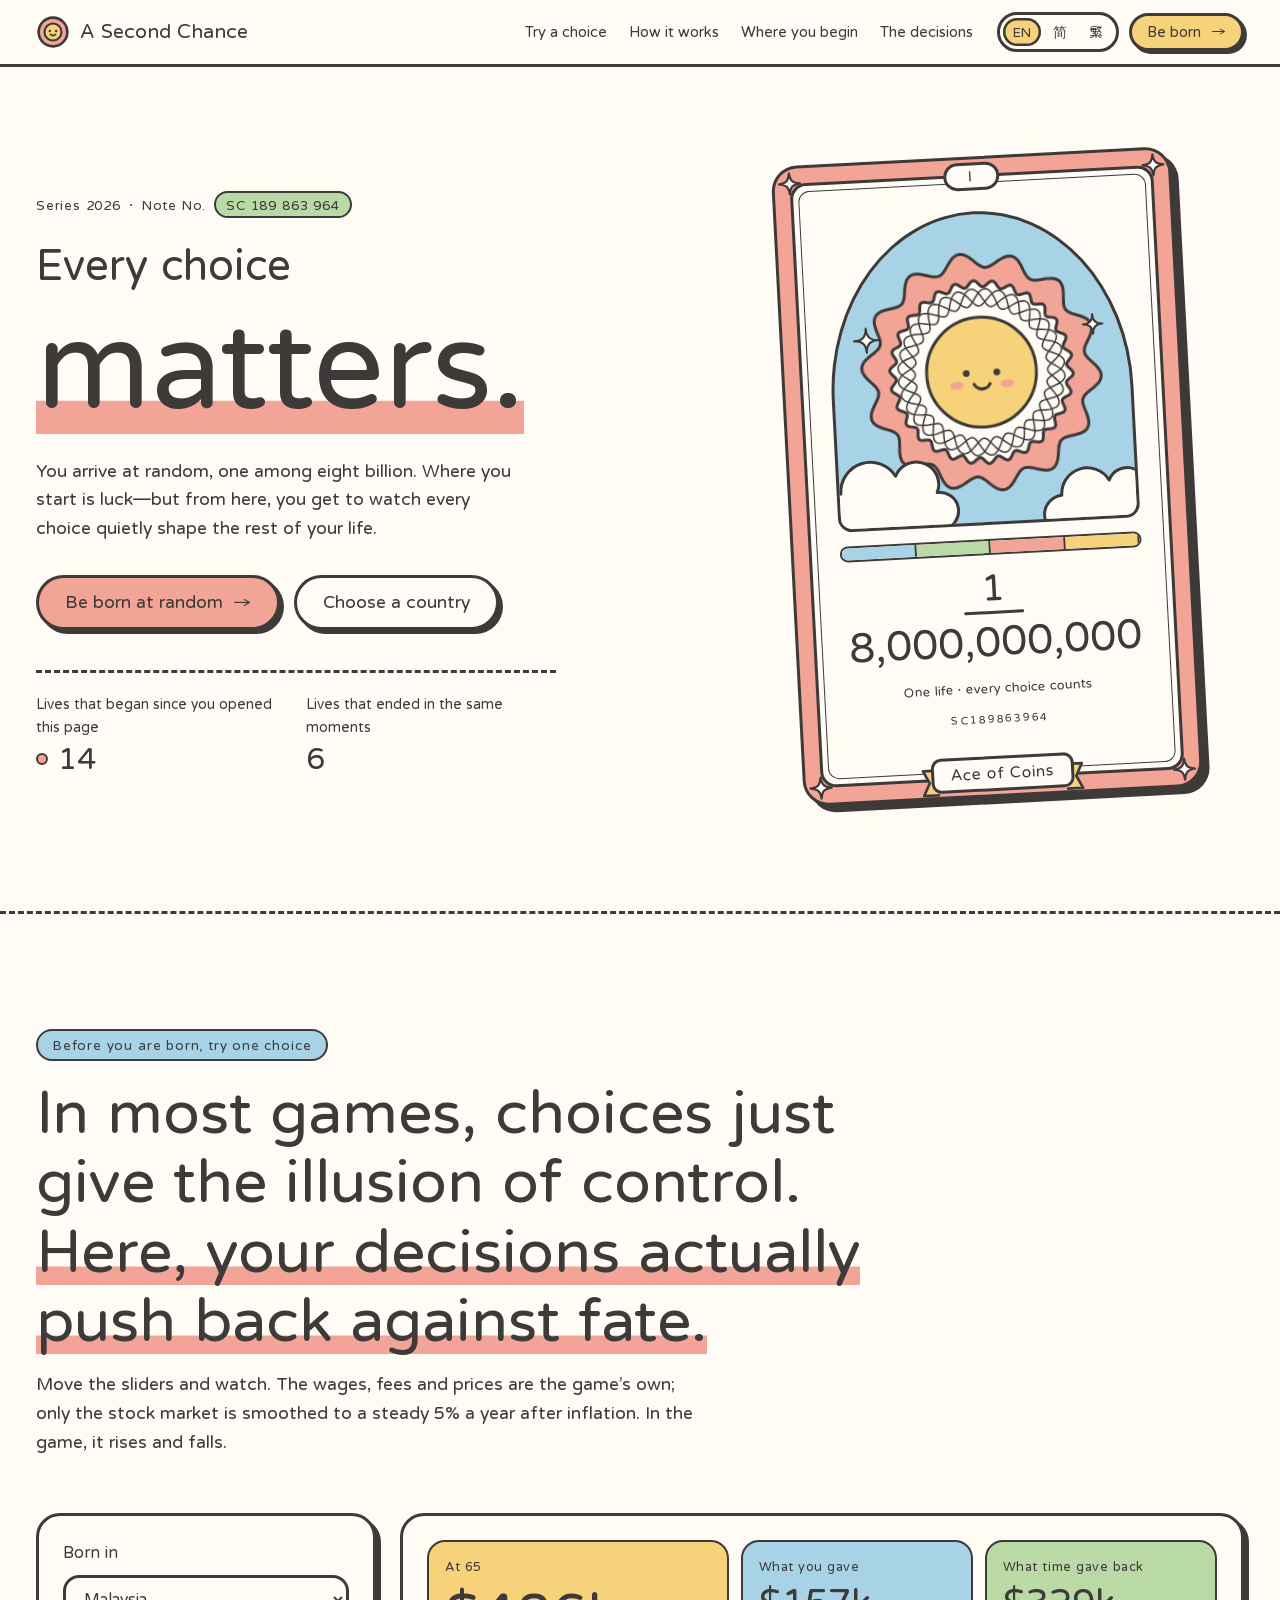
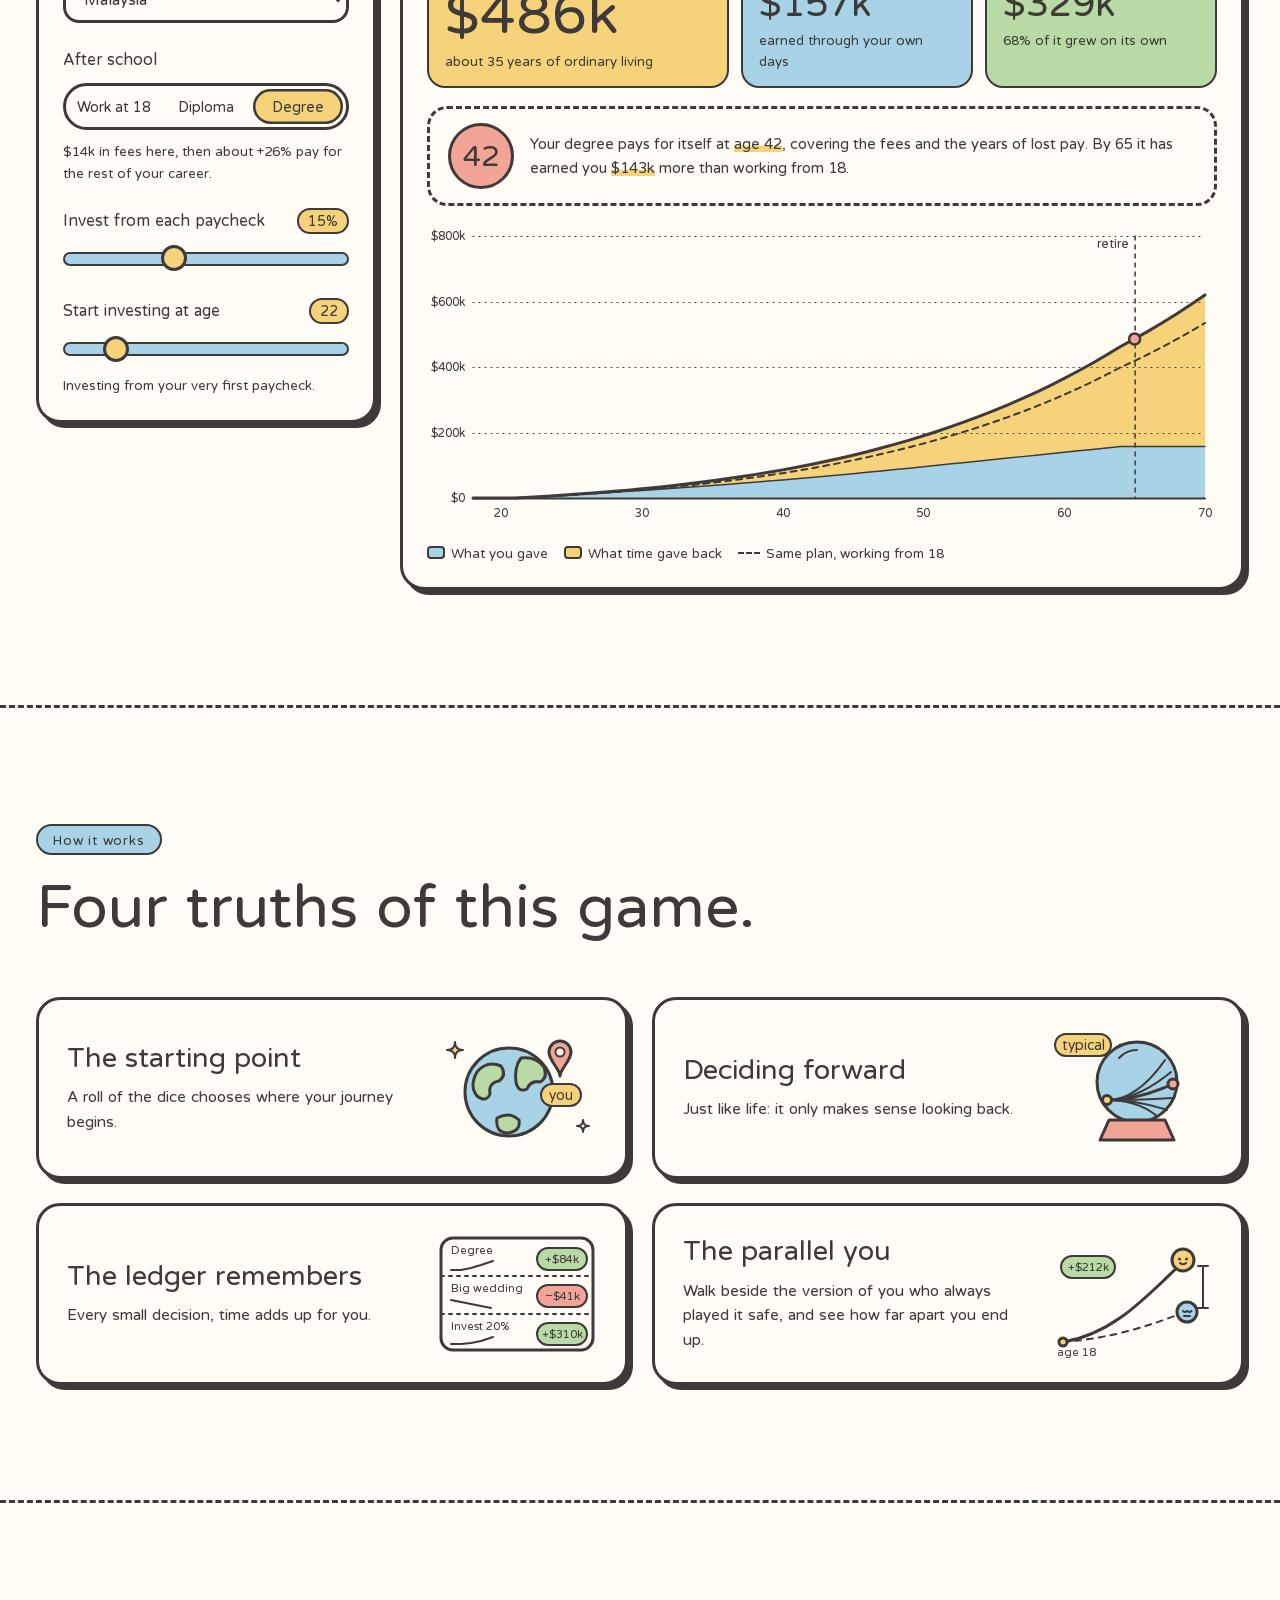
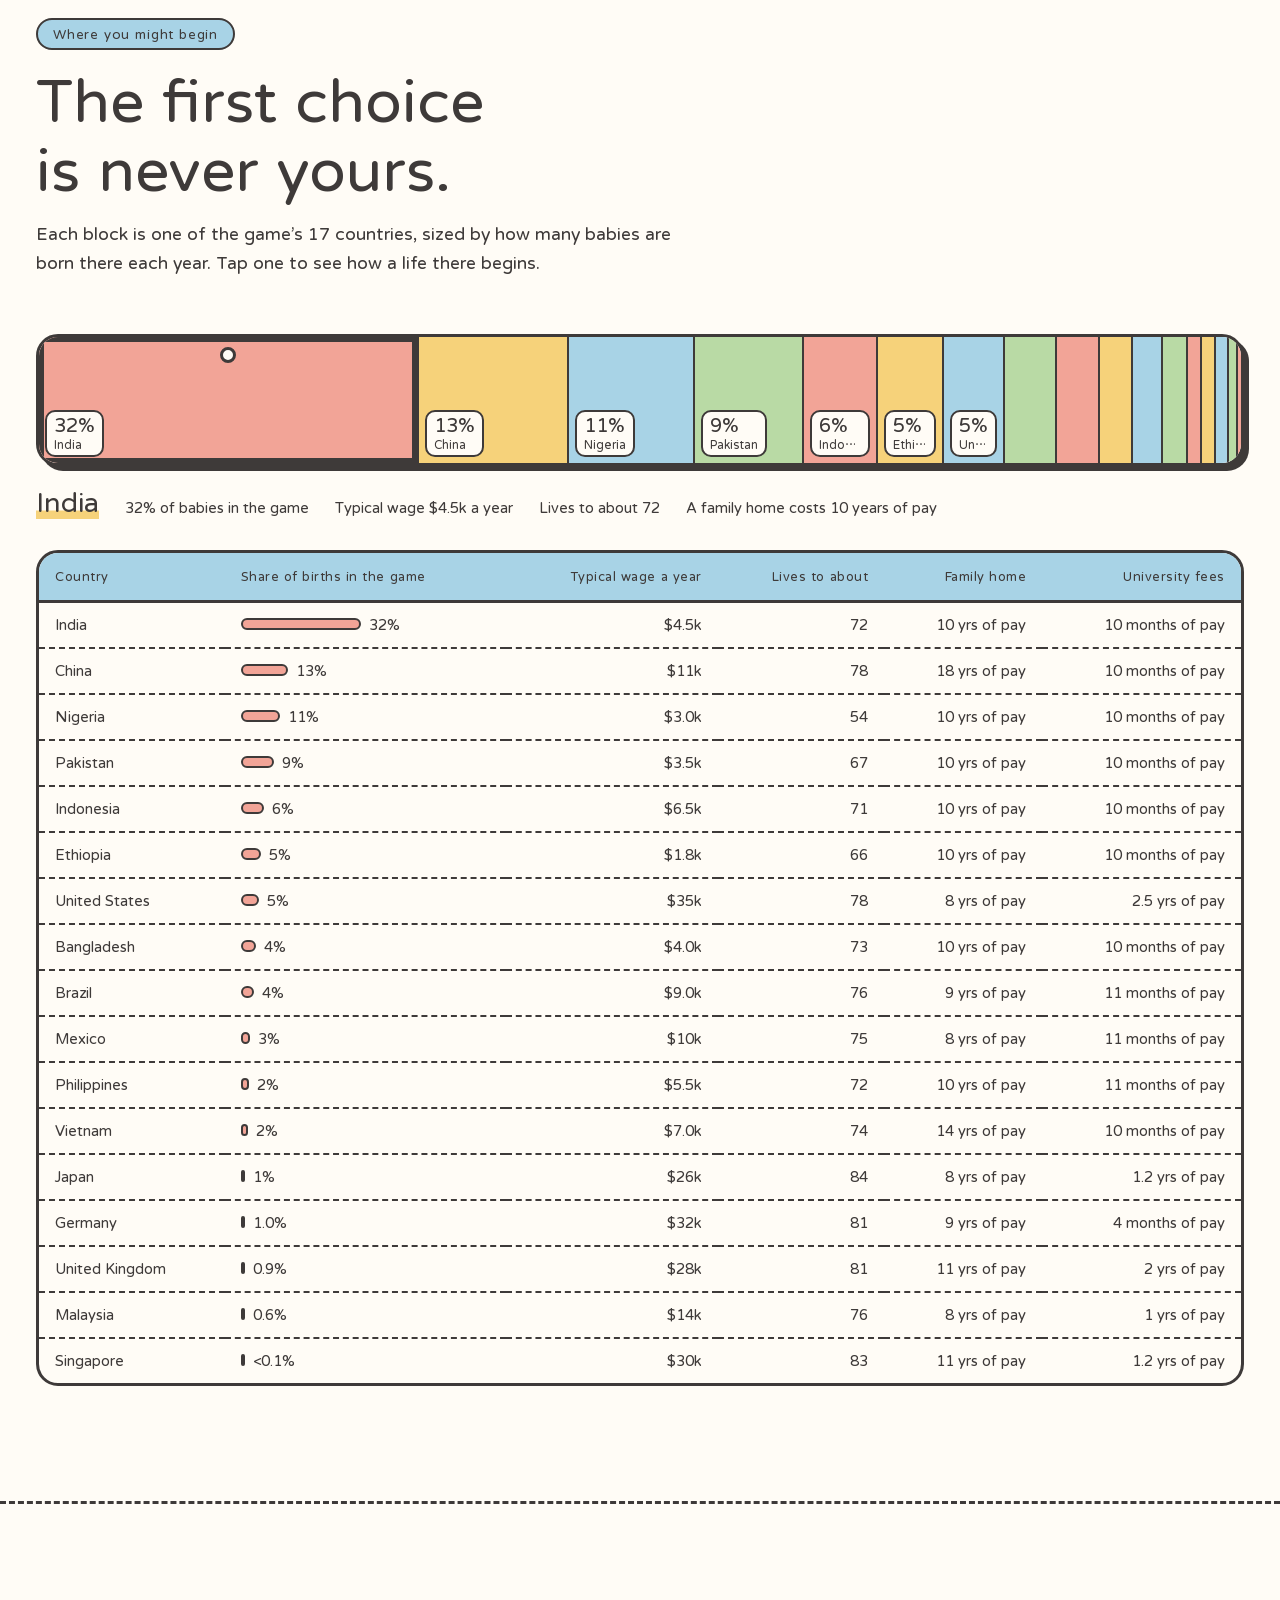
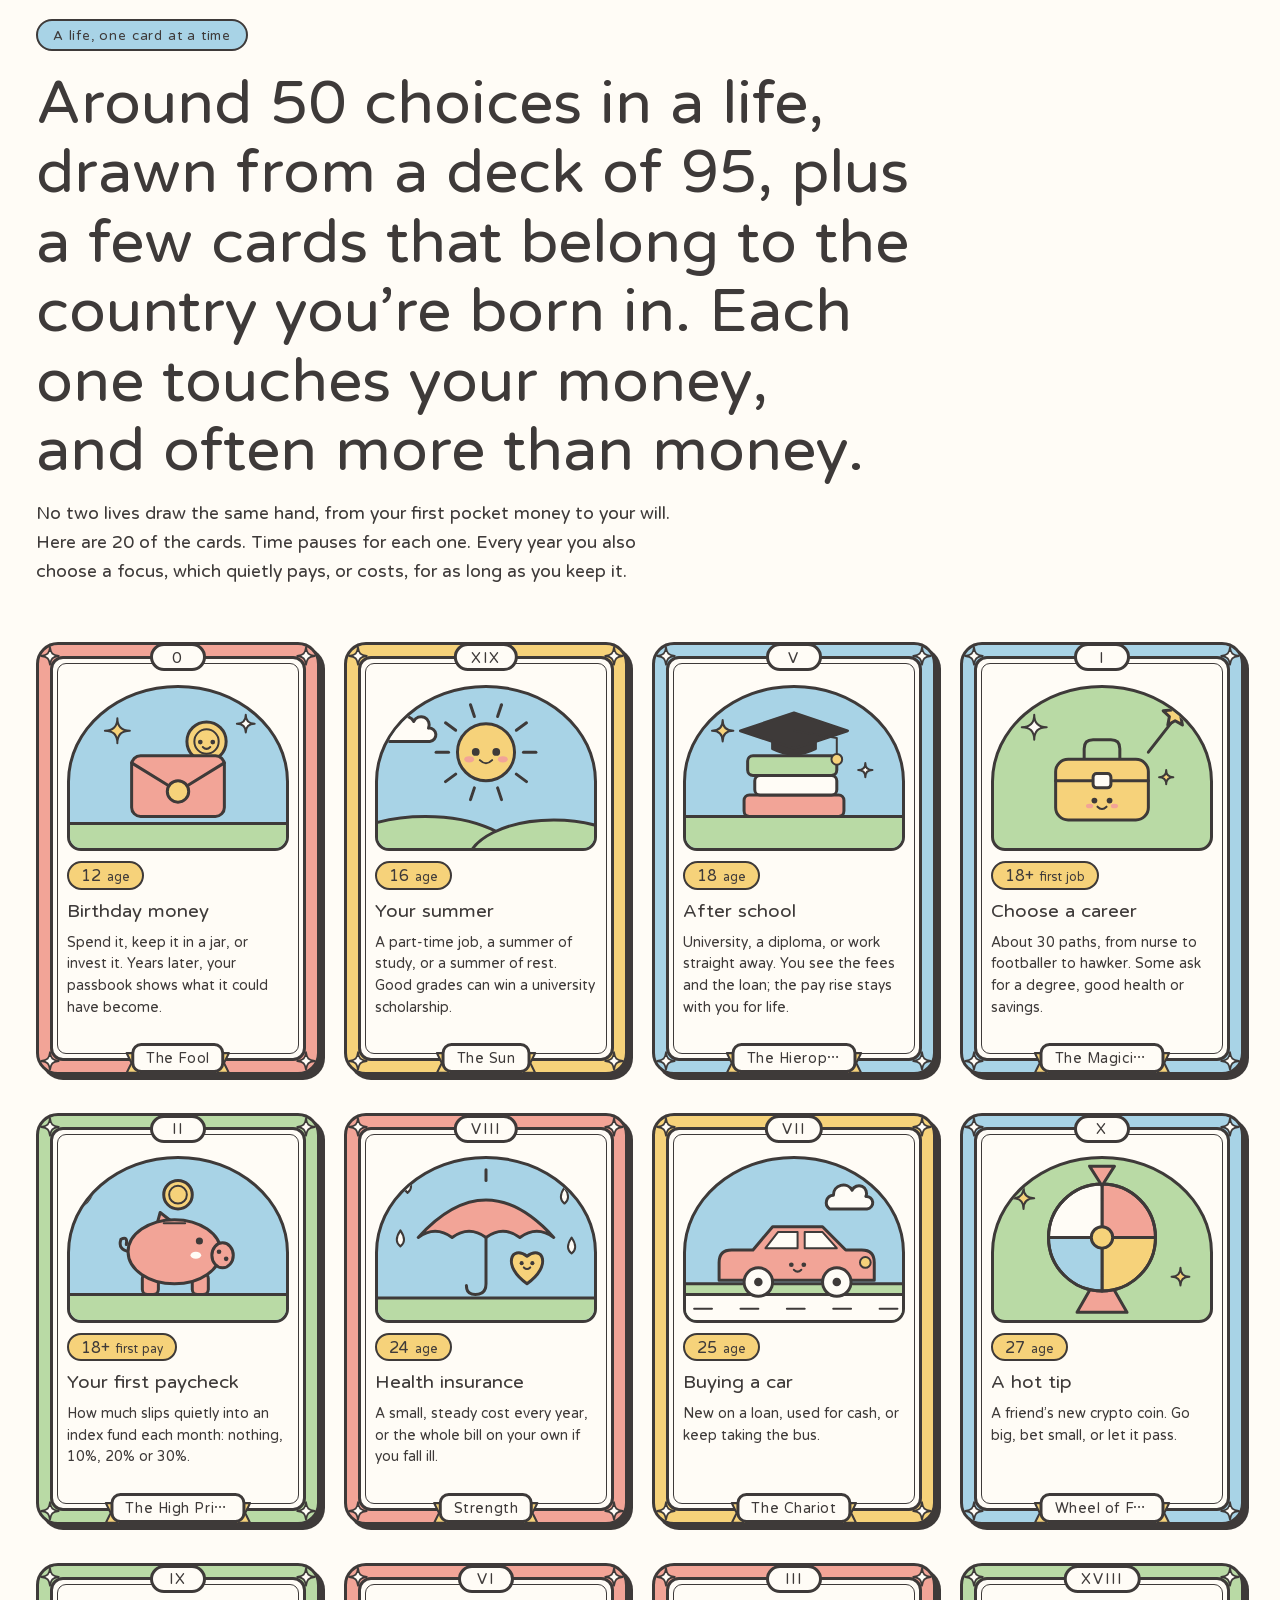
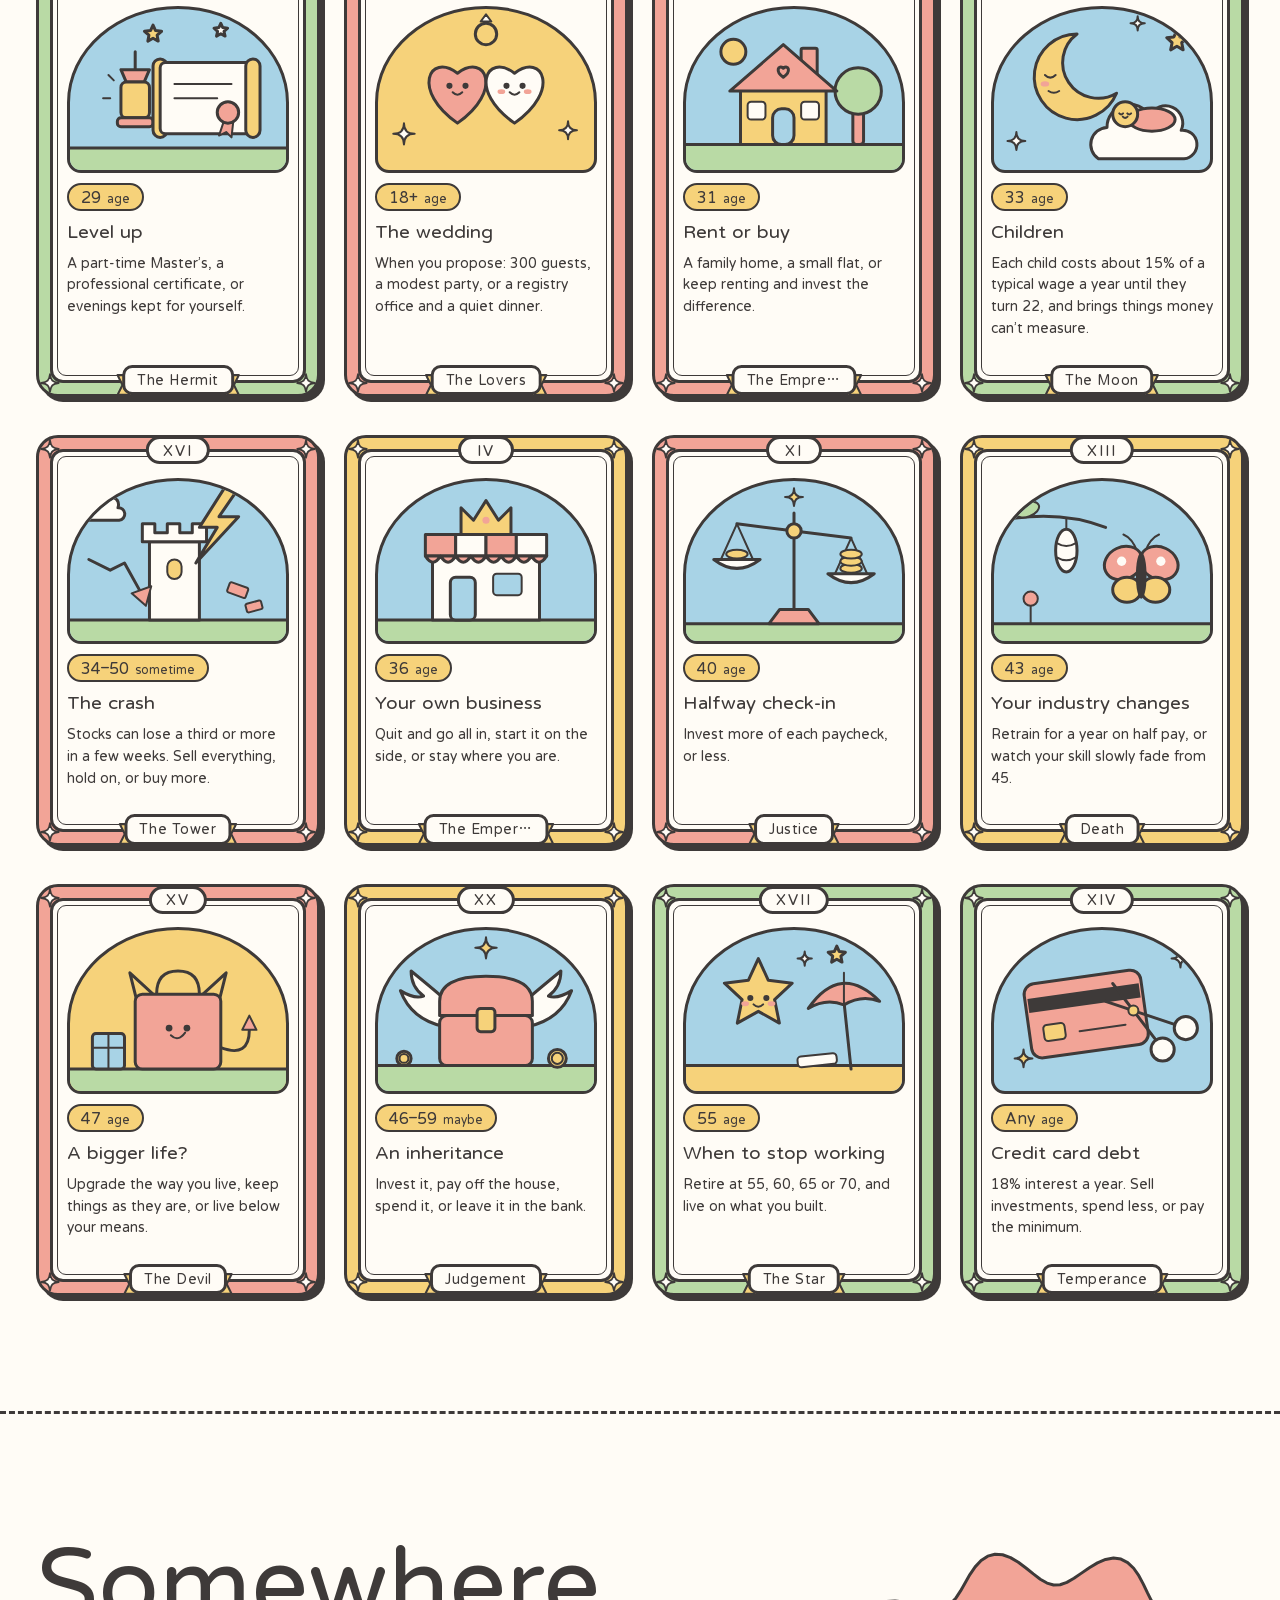
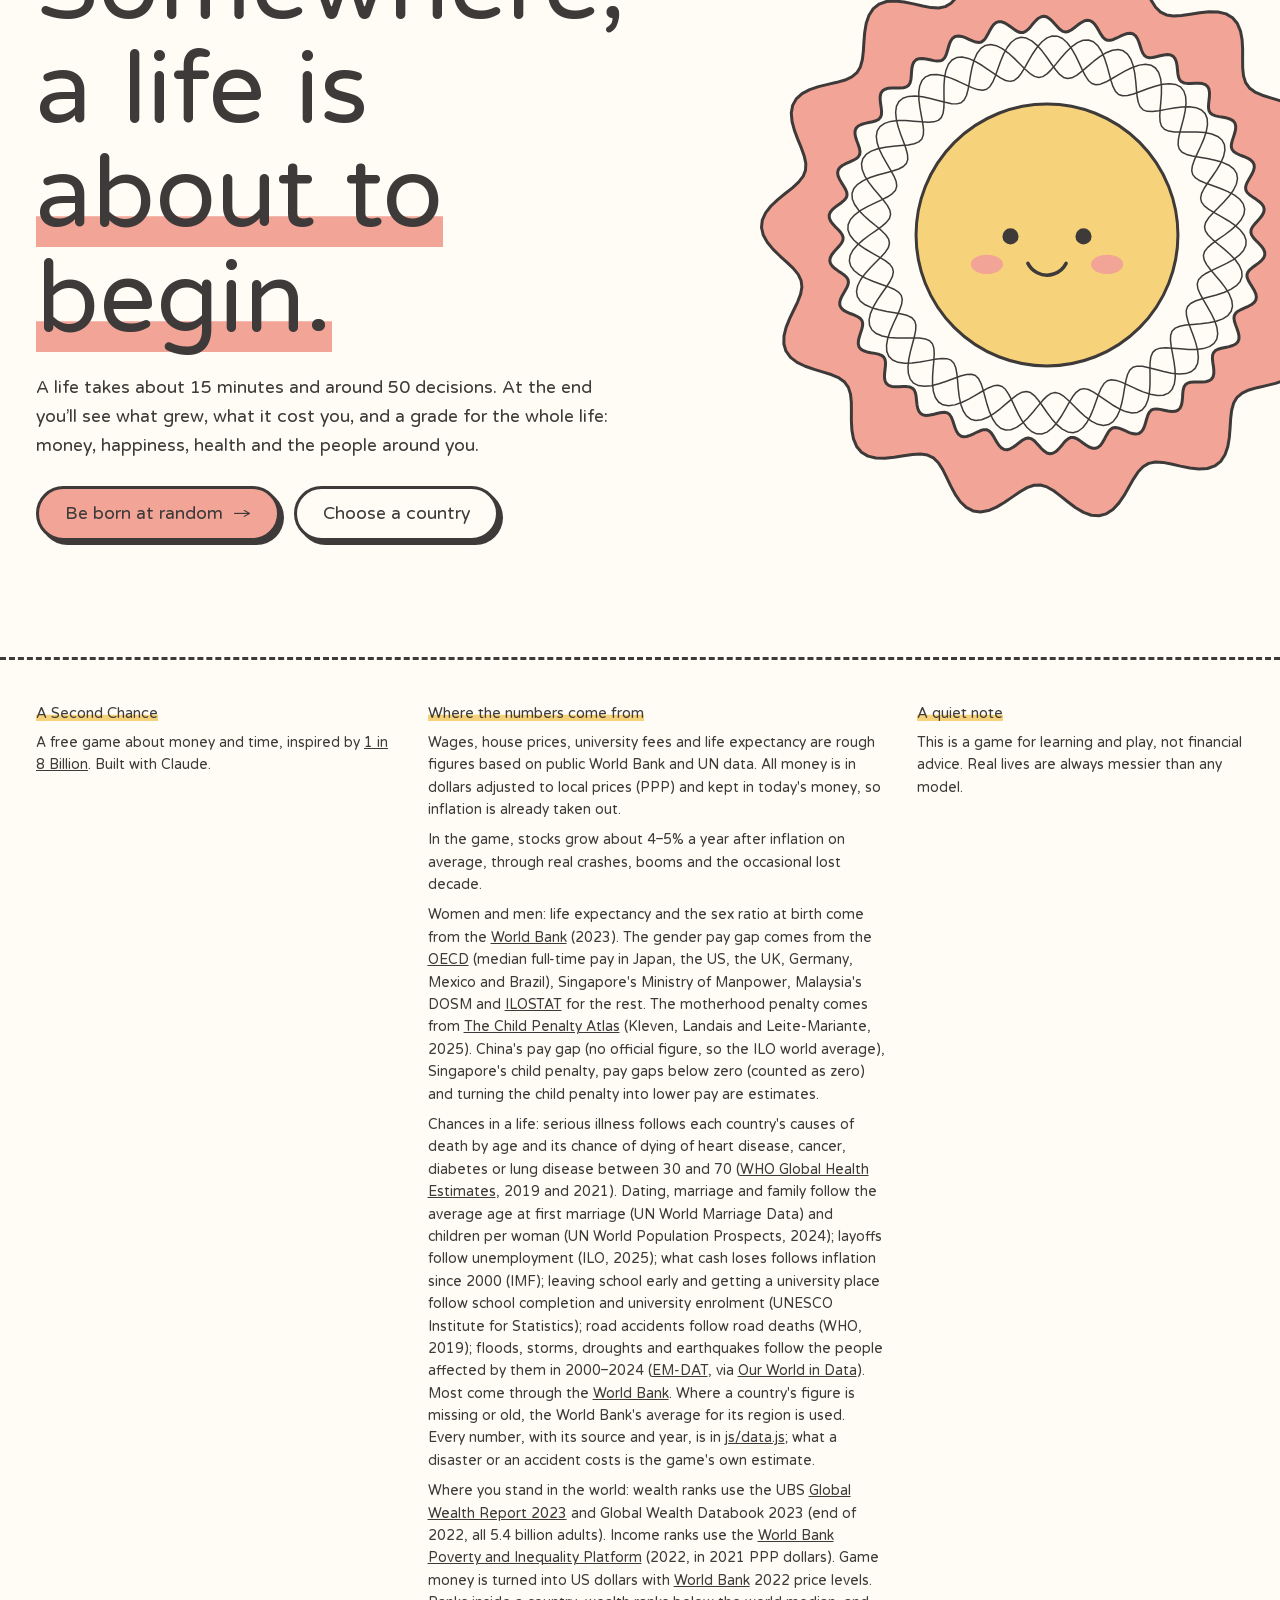
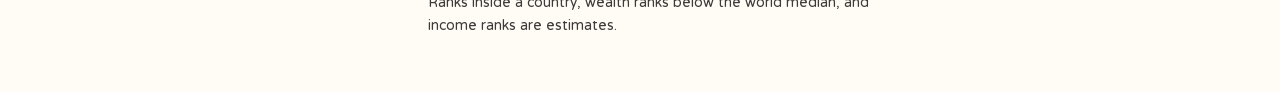
<file: index.html>
<!doctype html>
<html lang="en">
<head>
<meta charset="utf-8">
<meta name="viewport" content="width=device-width, initial-scale=1, viewport-fit=cover">
<meta name="color-scheme" content="light">
<title data-i18n="h.title">A Second Chance</title>
<meta name="claude:viewport-fit-sides" content="cover">
<meta name="description" content="A life simulator about money and time. You arrive at random, one among eight billion, and watch every choice quietly shape the rest of your life.">
<link rel="preconnect" href="https://fonts.googleapis.com">
<link rel="preconnect" href="https://fonts.gstatic.com" crossorigin>
<link rel="stylesheet" href="https://fonts.googleapis.com/css2?family=Huninn&display=swap">
<link rel="stylesheet" href="css/style.css">
<script src="js/i18n.js"></script>
</head>
<body class="landing">

<header class="site-nav">
  <div class="wrap nav-in">
    <a class="logo" href="index.html" aria-label="A Second Chance home">
      <svg viewBox="0 0 32 32" aria-hidden="true"><circle class="lg-r" cx="16" cy="16" r="13.5"/><circle class="lg-c" cx="16" cy="16" r="8"/><circle class="lg-e" cx="13" cy="15" r="1.2"/><circle class="lg-e" cx="19" cy="15" r="1.2"/><path class="lg-m" d="M13.6 18.2 q2.4 2.2 4.8 0"/></svg>
      <span class="lt" data-i18n="h.brand">A Second Chance</span>
    </a>
    <nav aria-label="Sections">
      <a href="#lab" data-i18n="h.nav1">Try a choice</a>
      <a href="#rules" data-i18n="h.nav2">How it works</a>
      <a href="#world" data-i18n="h.nav3">Where you begin</a>
      <a href="#decisions" data-i18n="h.nav4">The decisions</a>
    </nav>
    <div class="nav-r">
      <div class="seg langsw" role="group" aria-label="Language"><button type="button" data-lang="en" aria-pressed="true">EN</button><button type="button" data-lang="zh" aria-pressed="false" lang="zh-Hans">简</button><button type="button" data-lang="zht" aria-pressed="false" lang="zh-Hant">繁</button></div>
      <a class="btn btn-sm" href="play.html#born"><span data-i18n="h.navBorn">Be born</span> <span class="arr">→</span></a>
    </div>
  </div>
</header>

<main>
<section class="hero">
  <div class="wrap hero-grid">
    <div class="hero-copy">
      <p class="serial"><span data-i18n="h.series">Series 2026</span> <span aria-hidden="true">·</span> <span data-i18n="h.noteNo">Note No.</span> <b id="serialNo">SC 004 218 907</b></p>
      <h1 class="mega"><span class="w-wide" data-i18n="h.heroWide">Every choice</span><span class="w-tall" data-fit data-i18n="h.heroTall"><em>matters.</em></span></h1>
      <p class="lede" data-i18n="h.lede">You arrive at random, one among eight billion. Where you start is luck—but from here, you get to watch every choice quietly shape the rest of your life.</p>
      <div class="cta-row">
        <a class="btn btn-accent btn-lg" href="play.html#born"><span data-i18n="h.ctaRand">Be born at random</span> <span class="arr">→</span></a>
        <a class="btn btn-ghost btn-lg" href="play.html#pick" data-i18n="h.ctaPick">Choose a country</a>
      </div>
      <dl class="live" aria-live="off">
        <div><dt data-i18n="h.cBirth">Lives that began since you opened this page</dt><dd><span class="dot" aria-hidden="true"></span><span id="cBirth">0</span></dd></div>
        <div><dt data-i18n="h.cDeath">Lives that ended in the same moments</dt><dd id="cDeath">0</dd></div>
      </dl>
    </div>
    <div class="note-stage" id="noteStage">
      <div class="tarot hero-card" id="heroNote" role="img" aria-label="A card worth one in eight billion">
        <div class="t-in">
          <span class="t-num" aria-hidden="true">I</span>
          <div class="t-win hero-win" data-art="sky"><canvas id="heroRosette" aria-hidden="true"></canvas></div>
          <div class="ovi-strip" aria-hidden="true"><div class="ovi-in"><i></i><i></i><i></i><i></i><i></i><i></i><i></i><i></i></div></div>
          <div class="den-frac" aria-hidden="true"><span class="t">1</span><span class="l"></span><span class="b" data-fit>8,000,000,000</span></div>
          <span class="note-cap" aria-hidden="true" data-i18n="h.noteCap">One life · every choice counts</span>
          <span class="note-serial" id="noteSerial" aria-hidden="true">SC004218907</span>
        </div>
        <div class="t-ban" aria-hidden="true"><span class="t-name" data-i18n="tn.hero">Ace of Coins</span></div>
      </div>
    </div>
  </div>
</section>

<section class="band lab" id="lab">
  <div class="wrap">
    <div class="sec-head">
      <p class="kicker" data-i18n="h.labK">Before you are born, try one choice</p>
      <h2 data-i18n="h.labH">In most games, choices just give the illusion of control. <em>Here, your decisions actually push back against fate.</em></h2>
      <p class="sub" data-i18n="h.labSub">Move the sliders and watch. The wages, fees and prices are the game’s own; only the stock market is smoothed to a steady 5% a year after inflation. In the game, it rises and falls.</p>
    </div>
    <div class="lab-grid">
      <form class="card lab-ctrl" id="labForm" onsubmit="return false">
        <div class="field">
          <label class="flabel" for="labCountry" data-i18n="h.bornIn">Born in</label>
          <select id="labCountry"></select>
        </div>
        <div class="field">
          <span class="flabel" id="labStudyL" data-i18n="h.afterSchool">After school</span>
          <div class="seg full" id="labStudy" role="group" aria-labelledby="labStudyL">
            <button type="button" data-v="work" aria-pressed="false" data-i18n="h.work18">Work at 18</button>
            <button type="button" data-v="dip" aria-pressed="false" data-i18n="h.diploma">Diploma</button>
            <button type="button" data-v="uni" aria-pressed="true" data-i18n="h.degree">Degree</button>
          </div>
          <p class="fhint" id="studyHint"></p>
        </div>
        <div class="field">
          <label class="flabel" for="labPct"><span data-i18n="h.investEach">Invest from each paycheck</span> <span class="fval" id="labPctV">15%</span></label>
          <input type="range" id="labPct" min="0" max="40" step="1" value="15">
        </div>
        <div class="field">
          <label class="flabel" for="labStart"><span data-i18n="h.startAt">Start investing at age</span> <span class="fval" id="labStartV">22</span></label>
          <input type="range" id="labStart" min="18" max="45" step="1" value="22">
          <p class="fhint" id="startHint"></p>
        </div>
      </form>
      <div class="card lab-out">
        <div class="readouts">
          <div><span class="lbl" data-i18n="h.ro1">At 65</span><span class="ro-v big" id="roPot">$0</span><span class="ro-n" id="roPotN"></span></div>
          <div><span class="lbl" data-i18n="h.ro2">What you gave</span><span class="ro-v" id="roIn">$0</span><span class="ro-n" data-i18n="h.ro2n">earned through your own days</span></div>
          <div class="ro-gr"><span class="lbl" data-i18n="h.ro3">What time gave back</span><span class="ro-v" id="roGr">$0</span><span class="ro-n" id="roGrN"></span></div>
        </div>
        <div class="payback"><span class="pb-age" id="pbAge">31</span><p id="pbText"></p></div>
        <div class="chart-wrap"><canvas id="labChart" aria-label="Investment pot by age, split into what you put in and growth"></canvas></div>
        <div class="legend"><span><i class="l-in"></i><span data-i18n="h.lg1">What you gave</span></span><span><i class="l-gr"></i><span data-i18n="h.lg2">What time gave back</span></span><span><i class="l-cmp"></i><span id="cmpLbl">Same plan, working from 18</span></span></div>
      </div>
    </div>
  </div>
</section>

<section class="band" id="rules">
  <div class="wrap">
    <div class="sec-head">
      <p class="kicker" data-i18n="h.rulesK">How it works</p>
      <h2 data-i18n="h.rulesH">Four truths of this game.</h2>
    </div>
    <div class="rules-grid">
      <article class="card rule">
        <div><h3 data-i18n="h.r1t">The starting point</h3><p data-i18n="h.r1p">A roll of the dice chooses where your journey begins.</p></div>
        <svg class="art" viewBox="0 0 160 120" aria-hidden="true"><path class="ya th" d="M18 14 Q18 22 26 22 Q18 22 18 30 Q18 22 10 22 Q18 22 18 14Z"/><path class="wh th" d="M146 92 Q146 98 152 98 Q146 98 146 104 Q146 98 140 98 Q146 98 146 92Z"/><circle class="mi" cx="72" cy="64" r="44"/><path class="wa" d="M40 44 q10 -12 24 -6 q6 9 -2 15 q-11 2 -9 13 q-4 9 -13 2 q-8 -10 0 -24z"/><path class="wa" d="M84 30 q15 -2 23 9 q4 11 -4 15 q-9 -2 -13 7 q-9 4 -11 -7 q-2 -15 5 -24z"/><path class="wa" d="M60 90 q13 -7 22 2 q2 11 -11 13 q-13 0 -11 -15z"/><path class="co" d="M112 24 a11 11 0 1 1 22 0 c0 9 -11 17 -11 24 c0 -7 -11 -15 -11 -24z"/><circle class="wh th" cx="123" cy="24" r="4.5"/><rect class="ya th" x="104" y="56" width="40" height="22" rx="11"/><text class="tx" x="124" y="71.5" text-anchor="middle" data-i18n="h.r1s">you</text></svg>
      </article>
      <article class="card rule">
        <div><h3 data-i18n="h.r2t">Deciding forward</h3><p data-i18n="h.r2p">Just like life: it only makes sense looking back.</p></div>
        <svg class="art" viewBox="0 0 160 120" aria-hidden="true"><circle class="mi" cx="84" cy="54" r="40"/><path class="th" d="M54 72 Q84 72 112 32"/><path class="th" d="M54 72 Q84 72 118 44"/><path class="th" d="M54 72 Q84 72 120 70"/><path class="th" d="M54 72 Q84 72 114 82"/><path class="th" d="M54 72 Q84 72 104 88"/><path d="M54 72 Q84 72 120 56"/><circle class="ya" cx="54" cy="72" r="4.5"/><circle class="co" cx="120" cy="56" r="5"/><path class="th wh" d="M66 30 q8 -8 18 -8"/><path class="co" d="M56 92 h56 l9 20 h-74 z"/><rect class="ya th" x="2" y="6" width="56" height="22" rx="11"/><text class="tx" x="30" y="21.5" text-anchor="middle" data-i18n="h.r2s">typical</text></svg>
      </article>
      <article class="card rule">
        <div><h3 data-i18n="h.r3t">The ledger remembers</h3><p data-i18n="h.r3p">Every small decision, time adds up for you.</p></div>
        <svg class="art" viewBox="0 0 160 120" aria-hidden="true"><rect class="wh" x="4" y="4" width="152" height="112" rx="12"/><path class="th" d="M4 42 H156 M4 80 H156" stroke-dasharray="3 5"/><text class="tx sm" x="14" y="20" data-i18n="h.r3a">Degree</text><path class="th" d="M14 36 L24 36 L34 34 L44 31 L56 27"/><rect class="wa th" x="100" y="14" width="50" height="22" rx="11"/><text class="tx sm" x="125" y="29" text-anchor="middle">+$84k</text><text class="tx sm" x="14" y="58" data-i18n="h.r3b">Big wedding</text><path class="th" d="M14 66 L24 68 L34 70 L44 72 L54 74"/><rect class="co th" x="100" y="51" width="50" height="22" rx="11"/><text class="tx sm" x="125" y="66" text-anchor="middle">−$41k</text><text class="tx sm" x="14" y="96" data-i18n="h.r3c">Invest 20%</text><path class="th" d="M14 110 L24 110 L34 109 L44 107 L56 103"/><rect class="wa th" x="100" y="89" width="50" height="22" rx="11"/><text class="tx sm" x="125" y="104" text-anchor="middle">+$310k</text></svg>
      </article>
      <article class="card rule">
        <div><h3 data-i18n="h.r4t">The parallel you</h3><p data-i18n="h.r4p">Walk beside the version of you who always played it safe, and see how far apart you end up.</p></div>
        <svg class="art" viewBox="0 0 160 120" aria-hidden="true"><path class="th" stroke-dasharray="6 6" d="M10 108 C60 104 96 92 132 78"/><path d="M10 108 C60 100 92 64 130 28"/><path class="th" d="M150 32 V74 M145 32 H155 M145 74 H155"/><circle class="ya" cx="130" cy="26" r="11"/><circle class="ch ns" cx="126.5" cy="25" r="1.5"/><circle class="ch ns" cx="133.5" cy="25" r="1.5"/><path class="th" d="M127 29 q3 2.5 6 0"/><circle class="mi" cx="134" cy="78" r="10"/><path class="th" d="M130 77 q2 2 4 0 M134.5 77 q2 2 4 0"/><path class="th" d="M131 82 h6"/><rect class="wa th" x="8" y="22" width="54" height="22" rx="11"/><text class="tx sm" x="35" y="37" text-anchor="middle">+$212k</text><circle class="ya" cx="10" cy="108" r="4"/><text class="tx sm" x="4" y="122" data-i18n="h.r4s">age 18</text></svg>
      </article>
    </div>
  </div>
</section>

<section class="band world" id="world">
  <div class="wrap">
    <div class="sec-head">
      <p class="kicker" data-i18n="h.worldK">Where you might begin</p>
      <h2 data-i18n="h.worldH">The first choice is never yours.</h2>
      <p class="sub" data-i18n="h.worldSub">Each block is one of the game’s 17 countries, sized by how many babies are born there each year. Tap one to see how a life there begins.</p>
    </div>
    <div class="strip" id="strip" role="group" aria-label="Countries by number of births"></div>
    <div class="strip-info" id="stripInfo" aria-live="polite"></div>
    <div class="tbl-wrap">
      <table>
        <thead><tr><th data-i18n="h.th1">Country</th><th data-i18n="h.th2">Share of births in the game</th><th class="n" data-i18n="h.th3">Typical wage a year</th><th class="n" data-i18n="h.th4">Lives to about</th><th class="n" data-i18n="h.th5">Family home</th><th class="n" data-i18n="h.th6">University fees</th></tr></thead>
        <tbody id="tbl"></tbody>
      </table>
    </div>
  </div>
</section>

<section class="band" id="decisions">
  <div class="wrap">
    <div class="sec-head">
      <p class="kicker" data-i18n="h.decK">A life, one card at a time</p>
      <h2 data-i18n="h.decH">Around 50 choices in a life, drawn from a deck of 95, plus a few cards that belong to the country you’re born in. Each one touches your money, and often more than money.</h2>
      <p class="sub" data-i18n="h.decSub">No two lives draw the same hand, from your first pocket money to your will. Here are 20 of the cards. Time pauses for each one. Every year you also choose a focus, which quietly pays, or costs, for as long as you keep it.</p>
    </div>
    <div class="dec-list">
      <article class="tarot mini" data-ev="pocket"><div class="t-in"><span class="t-num">0</span><div class="t-win" data-art="pocket"></div><span class="dec-age">12<small data-i18n="h.age">age</small></span><h3 data-i18n="h.d1t">Birthday money</h3><p data-i18n="h.d1p">Spend it, keep it in a jar, or invest it. Years later, your passbook shows what it could have become.</p></div><div class="t-ban"><span class="t-name" data-i18n="tn.pocket">The Fool</span></div></article>
      <article class="tarot mini" data-ev="summer"><div class="t-in"><span class="t-num">XIX</span><div class="t-win" data-art="summer"></div><span class="dec-age">16<small data-i18n="h.age">age</small></span><h3 data-i18n="h.d2t">Your summer</h3><p data-i18n="h.d2p">A part-time job, a summer of study, or a summer of rest. Good grades can win a university scholarship.</p></div><div class="t-ban"><span class="t-name" data-i18n="tn.summer">The Sun</span></div></article>
      <article class="tarot mini" data-ev="edu"><div class="t-in"><span class="t-num">V</span><div class="t-win" data-art="edu"></div><span class="dec-age">18<small data-i18n="h.age">age</small></span><h3 data-i18n="h.d3t">After school</h3><p data-i18n="h.d3p">University, a diploma, or work straight away. You see the fees and the loan; the pay rise stays with you for life.</p></div><div class="t-ban"><span class="t-name" data-i18n="tn.edu">The Hierophant</span></div></article>
      <article class="tarot mini" data-ev="job"><div class="t-in"><span class="t-num">I</span><div class="t-win" data-art="job"></div><span class="dec-age">18+<small data-i18n="h.firstJob">first job</small></span><h3 data-i18n="h.d4t">Choose a career</h3><p data-i18n="h.d4p">About 30 paths, from nurse to footballer to hawker. Some ask for a degree, good health or savings.</p></div><div class="t-ban"><span class="t-name" data-i18n="tn.job">The Magician</span></div></article>
      <article class="tarot mini" data-ev="save"><div class="t-in"><span class="t-num">II</span><div class="t-win" data-art="save"></div><span class="dec-age">18+<small data-i18n="h.firstPay">first pay</small></span><h3 data-i18n="h.d5t">Your first paycheck</h3><p data-i18n="h.d5p">How much slips quietly into an index fund each month: nothing, 10%, 20% or 30%.</p></div><div class="t-ban"><span class="t-name" data-i18n="tn.save">The High Priestess</span></div></article>
      <article class="tarot mini" data-ev="insure"><div class="t-in"><span class="t-num">VIII</span><div class="t-win" data-art="insure"></div><span class="dec-age">24<small data-i18n="h.age">age</small></span><h3 data-i18n="h.d6t">Health insurance</h3><p data-i18n="h.d6p">A small, steady cost every year, or the whole bill on your own if you fall ill.</p></div><div class="t-ban"><span class="t-name" data-i18n="tn.insure">Strength</span></div></article>
      <article class="tarot mini" data-ev="car"><div class="t-in"><span class="t-num">VII</span><div class="t-win" data-art="car"></div><span class="dec-age">25<small data-i18n="h.age">age</small></span><h3 data-i18n="h.d7t">Buying a car</h3><p data-i18n="h.d7p">New on a loan, used for cash, or keep taking the bus.</p></div><div class="t-ban"><span class="t-name" data-i18n="tn.car">The Chariot</span></div></article>
      <article class="tarot mini" data-ev="tip"><div class="t-in"><span class="t-num">X</span><div class="t-win" data-art="tip"></div><span class="dec-age">27<small data-i18n="h.age">age</small></span><h3 data-i18n="h.d8t">A hot tip</h3><p data-i18n="h.d8p">A friend’s new crypto coin. Go big, bet small, or let it pass.</p></div><div class="t-ban"><span class="t-name" data-i18n="tn.tip">Wheel of Fortune</span></div></article>
      <article class="tarot mini" data-ev="cert"><div class="t-in"><span class="t-num">IX</span><div class="t-win" data-art="cert"></div><span class="dec-age">29<small data-i18n="h.age">age</small></span><h3 data-i18n="h.d9t">Level up</h3><p data-i18n="h.d9p">A part-time Master’s, a professional certificate, or evenings kept for yourself.</p></div><div class="t-ban"><span class="t-name" data-i18n="tn.cert">The Hermit</span></div></article>
      <article class="tarot mini" data-ev="wed"><div class="t-in"><span class="t-num">VI</span><div class="t-win" data-art="wed"></div><span class="dec-age">18+<small data-i18n="h.age">age</small></span><h3 data-i18n="h.d10t">The wedding</h3><p data-i18n="h.d10p">When you propose: 300 guests, a modest party, or a registry office and a quiet dinner.</p></div><div class="t-ban"><span class="t-name" data-i18n="tn.wed">The Lovers</span></div></article>
      <article class="tarot mini" data-ev="home"><div class="t-in"><span class="t-num">III</span><div class="t-win" data-art="home"></div><span class="dec-age">31<small data-i18n="h.age">age</small></span><h3 data-i18n="h.d11t">Rent or buy</h3><p data-i18n="h.d11p">A family home, a small flat, or keep renting and invest the difference.</p></div><div class="t-ban"><span class="t-name" data-i18n="tn.home">The Empress</span></div></article>
      <article class="tarot mini" data-ev="kids"><div class="t-in"><span class="t-num">XVIII</span><div class="t-win" data-art="kids"></div><span class="dec-age">33<small data-i18n="h.age">age</small></span><h3 data-i18n="h.d12t">Children</h3><p data-i18n="h.d12p">Each child costs about 15% of a typical wage a year until they turn 22, and brings things money can’t measure.</p></div><div class="t-ban"><span class="t-name" data-i18n="tn.kids">The Moon</span></div></article>
      <article class="tarot mini" data-ev="crash"><div class="t-in"><span class="t-num">XVI</span><div class="t-win" data-art="crash"></div><span class="dec-age">34–50<small data-i18n="h.sometime">sometime</small></span><h3 data-i18n="h.d13t">The crash</h3><p data-i18n="h.d13p">Stocks can lose a third or more in a few weeks. Sell everything, hold on, or buy more.</p></div><div class="t-ban"><span class="t-name" data-i18n="tn.crash">The Tower</span></div></article>
      <article class="tarot mini" data-ev="biz"><div class="t-in"><span class="t-num">IV</span><div class="t-win" data-art="biz"></div><span class="dec-age">36<small data-i18n="h.age">age</small></span><h3 data-i18n="h.d14t">Your own business</h3><p data-i18n="h.d14p">Quit and go all in, start it on the side, or stay where you are.</p></div><div class="t-ban"><span class="t-name" data-i18n="tn.biz">The Emperor</span></div></article>
      <article class="tarot mini" data-ev="save2"><div class="t-in"><span class="t-num">XI</span><div class="t-win" data-art="save2"></div><span class="dec-age">40<small data-i18n="h.age">age</small></span><h3 data-i18n="h.d15t">Halfway check-in</h3><p data-i18n="h.d15p">Invest more of each paycheck, or less.</p></div><div class="t-ban"><span class="t-name" data-i18n="tn.save2">Justice</span></div></article>
      <article class="tarot mini" data-ev="pivot"><div class="t-in"><span class="t-num">XIII</span><div class="t-win" data-art="pivot"></div><span class="dec-age">43<small data-i18n="h.age">age</small></span><h3 data-i18n="h.d16t">Your industry changes</h3><p data-i18n="h.d16p">Retrain for a year on half pay, or watch your skill slowly fade from 45.</p></div><div class="t-ban"><span class="t-name" data-i18n="tn.pivot">Death</span></div></article>
      <article class="tarot mini" data-ev="life"><div class="t-in"><span class="t-num">XV</span><div class="t-win" data-art="life"></div><span class="dec-age">47<small data-i18n="h.age">age</small></span><h3 data-i18n="h.d17t">A bigger life?</h3><p data-i18n="h.d17p">Upgrade the way you live, keep things as they are, or live below your means.</p></div><div class="t-ban"><span class="t-name" data-i18n="tn.life">The Devil</span></div></article>
      <article class="tarot mini" data-ev="inh"><div class="t-in"><span class="t-num">XX</span><div class="t-win" data-art="inh"></div><span class="dec-age">46–59<small data-i18n="h.maybe">maybe</small></span><h3 data-i18n="h.d18t">An inheritance</h3><p data-i18n="h.d18p">Invest it, pay off the house, spend it, or leave it in the bank.</p></div><div class="t-ban"><span class="t-name" data-i18n="tn.inh">Judgement</span></div></article>
      <article class="tarot mini" data-ev="ret"><div class="t-in"><span class="t-num">XVII</span><div class="t-win" data-art="ret"></div><span class="dec-age">55<small data-i18n="h.age">age</small></span><h3 data-i18n="h.d19t">When to stop working</h3><p data-i18n="h.d19p">Retire at 55, 60, 65 or 70, and live on what you built.</p></div><div class="t-ban"><span class="t-name" data-i18n="tn.ret">The Star</span></div></article>
      <article class="tarot mini" data-ev="debt"><div class="t-in"><span class="t-num">XIV</span><div class="t-win" data-art="debt"></div><span class="dec-age"><span data-i18n="h.any">Any</span><small data-i18n="h.anyS">age</small></span><h3 data-i18n="h.d20t">Credit card debt</h3><p data-i18n="h.d20p">18% interest a year. Sell investments, spend less, or pay the minimum.</p></div><div class="t-ban"><span class="t-name" data-i18n="tn.debt">Temperance</span></div></article>
    </div>
  </div>
</section>

<section class="band final" id="play">
  <canvas id="finalRosette" aria-hidden="true"></canvas>
  <div class="wrap">
    <div class="final-in">
      <h2 data-i18n="h.finalH">Somewhere, a life is <em>about to begin.</em></h2>
      <p data-i18n="h.finalP">A life takes about 15 minutes and around 50 decisions. At the end you’ll see what grew, what it cost you, and a grade for the whole life: money, happiness, health and the people around you.</p>
      <div class="cta-row">
        <a class="btn btn-accent btn-lg" href="play.html#born"><span data-i18n="h.ctaRand">Be born at random</span> <span class="arr">→</span></a>
        <a class="btn btn-ghost btn-lg" href="play.html#pick" data-i18n="h.ctaPick">Choose a country</a>
      </div>
    </div>
  </div>
</section>
</main>

<footer class="foot">
  <div class="wrap foot-grid">
    <div>
      <h4 data-i18n="h.brand">A Second Chance</h4>
      <p data-i18n="h.f1p">A free game about money and time, inspired by <a href="https://1in8b.life/" target="_blank" rel="noopener">1 in 8 Billion</a>. Built with Claude.</p>
    </div>
    <div>
      <h4 data-i18n="h.f2h">Where the numbers come from</h4>
      <p data-i18n="h.f2p1">Wages, house prices, university fees and life expectancy are rough figures based on public World Bank and UN data. All money is in dollars adjusted to local prices (PPP) and kept in today's money, so inflation is already taken out.</p>
      <p data-i18n="h.f2p2">In the game, stocks grow about 4–5% a year after inflation on average, through real crashes, booms and the occasional lost decade.</p>
      <p data-i18n="h.f2p4">Women and men: life expectancy and the sex ratio at birth come from the <a href="https://data.worldbank.org/" target="_blank" rel="noopener">World Bank</a> (2023). The gender pay gap comes from the <a href="https://data-explorer.oecd.org/" target="_blank" rel="noopener">OECD</a> (median full-time pay in Japan, the US, the UK, Germany, Mexico and Brazil), Singapore's Ministry of Manpower, Malaysia's DOSM and <a href="https://ilostat.ilo.org/" target="_blank" rel="noopener">ILOSTAT</a> for the rest. The motherhood penalty comes from <a href="https://childpenaltyatlas.org/" target="_blank" rel="noopener">The Child Penalty Atlas</a> (Kleven, Landais and Leite-Mariante, 2025). China's pay gap (no official figure, so the ILO world average), Singapore's child penalty, pay gaps below zero (counted as zero) and turning the child penalty into lower pay are estimates.</p>
      <p data-i18n="h.f2p5">Chances in a life: serious illness follows each country's causes of death by age and its chance of dying of heart disease, cancer, diabetes or lung disease between 30 and 70 (<a href="https://www.who.int/data/global-health-estimates" target="_blank" rel="noopener">WHO Global Health Estimates</a>, 2019 and 2021). Dating, marriage and family follow the average age at first marriage (UN World Marriage Data) and children per woman (UN World Population Prospects, 2024); layoffs follow unemployment (ILO, 2025); what cash loses follows inflation since 2000 (IMF); leaving school early and getting a university place follow school completion and university enrolment (UNESCO Institute for Statistics); road accidents follow road deaths (WHO, 2019); floods, storms, droughts and earthquakes follow the people affected by them in 2000–2024 (<a href="https://www.emdat.be/" target="_blank" rel="noopener">EM-DAT</a>, via <a href="https://ourworldindata.org/natural-disasters" target="_blank" rel="noopener">Our World in Data</a>). Most come through the <a href="https://data.worldbank.org/" target="_blank" rel="noopener">World Bank</a>. Where a country's figure is missing or old, the World Bank's average for its region is used. Every number, with its source and year, is in <a href="https://github.com/chenelist-art/compound-life/blob/main/js/data.js" target="_blank" rel="noopener">js/data.js</a>; what a disaster or an accident costs is the game's own estimate.</p>
      <p data-i18n="h.f2p3">Where you stand in the world: wealth ranks use the UBS <a href="https://www.ubs.com/global/en/wealthmanagement/insights/global-wealth-report.html" target="_blank" rel="noopener">Global Wealth Report 2023</a> and Global Wealth Databook 2023 (end of 2022, all 5.4 billion adults). Income ranks use the <a href="https://pip.worldbank.org/" target="_blank" rel="noopener">World Bank Poverty and Inequality Platform</a> (2022, in 2021 PPP dollars). Game money is turned into US dollars with <a href="https://data.worldbank.org/" target="_blank" rel="noopener">World Bank</a> 2022 price levels. Ranks inside a country, wealth ranks below the world median, and income ranks are estimates.</p>
    </div>
    <div>
      <h4 data-i18n="h.f3h">A quiet note</h4>
      <p data-i18n="h.f3p">This is a game for learning and play, not financial advice. Real lives are always messier than any model.</p>
    </div>
  </div>
</footer>

<script src="js/data.js"></script>
<script src="js/engine.js"></script>
<script src="js/guilloche.js"></script>
<script src="js/art.js"></script>
<script src="js/theme.js"></script>
<script src="js/landing.js"></script>
</body>
</html>
</file>
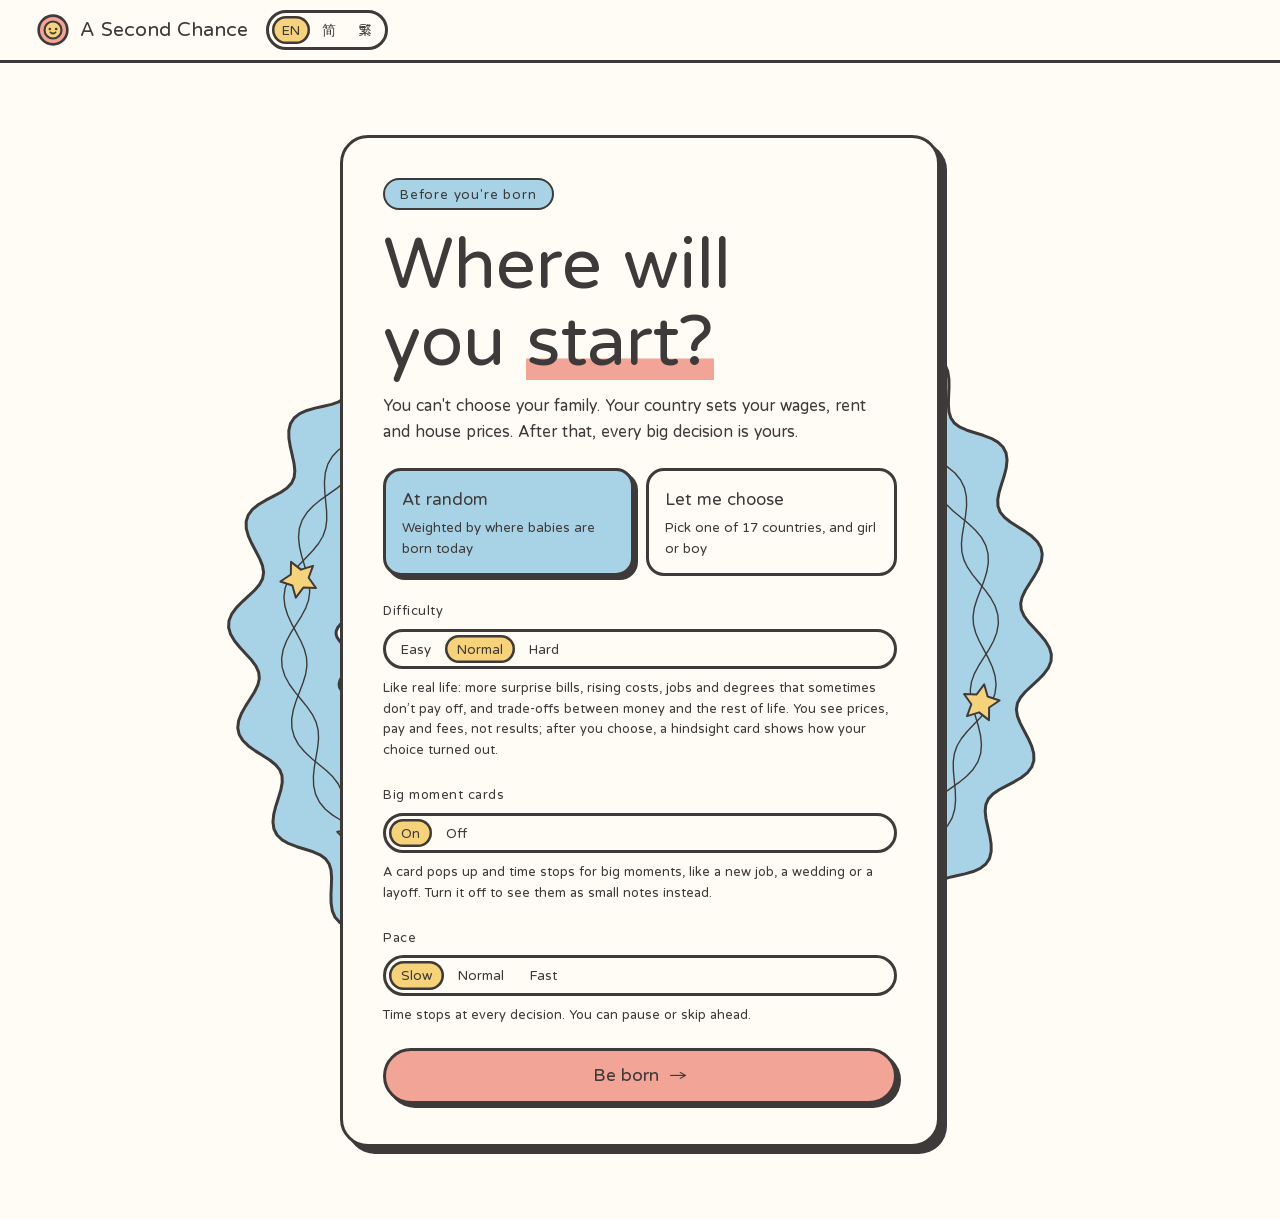
<file: play.html>
<!doctype html>
<html lang="en">
<head>
<meta charset="utf-8">
<meta name="viewport" content="width=device-width, initial-scale=1, viewport-fit=cover">
<meta name="color-scheme" content="light">
<title data-i18n="h.gtitle">A Second Chance · Play</title>
<meta name="description" content="Live one life. You arrive at random, and every choice quietly shapes the rest of it.">
<link rel="preconnect" href="https://fonts.googleapis.com">
<link rel="preconnect" href="https://fonts.gstatic.com" crossorigin>
<link rel="stylesheet" href="https://fonts.googleapis.com/css2?family=Huninn&display=swap">
<link rel="stylesheet" href="css/style.css">
<script src="js/i18n.js"></script>
</head>
<body class="game">

<header class="gbar">
  <div class="wrap gbar-in">
    <a class="logo" href="index.html" aria-label="A Second Chance home">
      <svg viewBox="0 0 32 32" aria-hidden="true"><circle class="lg-r" cx="16" cy="16" r="13.5"/><circle class="lg-c" cx="16" cy="16" r="8"/><circle class="lg-e" cx="13" cy="15" r="1.2"/><circle class="lg-e" cx="19" cy="15" r="1.2"/><path class="lg-m" d="M13.6 18.2 q2.4 2.2 4.8 0"/></svg>
      <span class="lt" data-i18n="h.brand">A Second Chance</span>
    </a>
    <div class="gstat" id="gstat" hidden><span class="g-age" id="age">0</span><span class="g-agel" data-i18n="h.yearsOld">years old</span><span class="g-where" id="where"></span></div>
    <div class="gctrl">
      <span id="gctrlLive" hidden style="display:contents">
        <button class="btn btn-ghost" id="play" type="button">Pause</button>
        <div class="seg" id="pace" role="group" aria-label="Speed">
          <button type="button" data-sp="0" aria-pressed="true">1×</button>
          <button type="button" data-sp="1" aria-pressed="false">2×</button>
          <button type="button" data-sp="2" aria-pressed="false">4×</button>
        </div>
        <button class="btn" id="skip" type="button"><span data-i18n="h.next">Next decision</span> <span class="arr">»</span></button>
      </span>
      <div class="seg langsw" role="group" aria-label="Language"><button type="button" data-lang="en" aria-pressed="true">EN</button><button type="button" data-lang="zh" aria-pressed="false" lang="zh-Hans">简</button><button type="button" data-lang="zht" aria-pressed="false" lang="zh-Hant">繁</button></div>
    </div>
  </div>
</header>

<section class="stage" id="setup">
  <canvas class="bg" id="setupRosette" aria-hidden="true"></canvas>
  <div class="wrap" style="display:grid;place-items:center">
    <div class="setup-card">
      <div id="setupForm" style="display:grid;gap:24px">
        <div style="display:grid;gap:14px">
          <p class="kicker" data-i18n="h.sK">Before you're born</p>
          <h1 data-i18n="h.sH">Where will you <em>start?</em></h1>
          <p class="muted" data-i18n="h.sP">You can't choose your family. Your country sets your wages, rent and house prices. After that, every big decision is yours.</p>
        </div>
        <div class="bp-choice" role="radiogroup" aria-label="Where you're born">
          <label class="ch"><input type="radio" name="bp" value="rand" id="bp-rand" checked><b data-i18n="h.rand">At random</b><span data-i18n="h.randS">Weighted by where babies are born today</span></label>
          <label class="ch"><input type="radio" name="bp" value="pick" id="bp-pick"><b data-i18n="h.pick">Let me choose</b><span data-i18n="h.pickS">Pick one of 17 countries, and girl or boy</span></label>
        </div>
        <div id="countryWrap" hidden><label class="lbl" for="country" style="display:block;margin-bottom:8px" data-i18n="h.country">Country</label><select id="country"></select>
          <label class="lbl" for="sex" style="display:block;margin:14px 0 8px" data-i18n="h.sexL">Born as</label>
          <select id="sex"><option value="" data-i18n="h.sexR">At random</option><option value="f" data-i18n="h.sexF">A girl</option><option value="m" data-i18n="h.sexM">A boy</option></select></div>
        <div style="display:grid;gap:8px">
          <span class="lbl" data-i18n="h.diff">Difficulty</span>
          <div class="seg" id="diff0" role="group" aria-label="Difficulty">
            <button type="button" data-df="easy" aria-pressed="false" data-i18n="h.easy">Easy</button>
            <button type="button" data-df="normal" aria-pressed="true" data-i18n="h.dNormal">Normal</button>
            <button type="button" data-df="hard" aria-pressed="false" data-i18n="h.hard">Hard</button>
          </div>
          <span class="muted" style="font-size:13px" data-dn="easy" data-i18n="h.diffE" hidden>The original, gentler game: you see projected results for every option before you choose.</span>
          <span class="muted" style="font-size:13px" data-dn="normal" data-i18n="h.diffN">Like real life: more surprise bills, rising costs, jobs and degrees that sometimes don’t pay off, and trade-offs between money and the rest of life. You see prices, pay and fees, not results; after you choose, a hindsight card shows how your choice turned out.</span>
          <span class="muted" style="font-size:13px" data-dn="hard" data-i18n="h.diffH" hidden>Harsher still: more shocks, higher taxes, deeper crashes and longer slumps. No hints at all; every decision is revealed on your end card.</span>
        </div>
        <div style="display:grid;gap:8px">
          <span class="lbl" data-i18n="h.mo">Big moment cards</span>
          <div class="seg" id="mo0" role="group" aria-label="Big moment cards">
            <button type="button" data-mo="1" aria-pressed="true" data-i18n="h.moOn">On</button>
            <button type="button" data-mo="0" aria-pressed="false" data-i18n="h.moOff">Off</button>
          </div>
          <span class="muted" style="font-size:13px" data-i18n="h.moS">A card pops up and time stops for big moments, like a new job, a wedding or a layoff. Turn it off to see them as small notes instead.</span>
        </div>
        <div style="display:grid;gap:8px">
          <span class="lbl" data-i18n="h.pace">Pace</span>
          <div class="seg" id="pace0" role="group" aria-label="Pace">
            <button type="button" data-sp="0" aria-pressed="true" data-i18n="h.slow">Slow</button>
            <button type="button" data-sp="1" aria-pressed="false" data-i18n="h.normal">Normal</button>
            <button type="button" data-sp="2" aria-pressed="false" data-i18n="h.fast">Fast</button>
          </div>
          <span class="muted" style="font-size:13px" data-i18n="h.paceNote">Time stops at every decision. You can pause or skip ahead.</span>
        </div>
        <button class="btn btn-accent btn-lg" id="born" type="button"><span data-i18n="h.born">Be born</span> <span class="arr">→</span></button>
        <div id="pastwrap" hidden><span class="lbl" data-i18n="h.past">Past lives</span><ul class="past" id="past"></ul></div>
      </div>
      <div class="roulette" id="roulette" hidden aria-live="polite">
        <p class="kicker" data-i18n="h.youBorn">You are born in</p>
        <div class="rname" id="rname">&nbsp;</div>
        <p class="rfam" id="rfam"></p>
        <p class="rmeta" id="rmeta"></p>
        <button class="btn btn-accent btn-lg" id="rgo" type="button" hidden><span data-i18n="h.begin">Begin this life</span> <span class="arr">→</span></button>
      </div>
    </div>
  </div>
</section>

<main class="wrap ggrid" id="game" hidden>
  <aside class="frail" id="frail" aria-labelledby="frT"></aside>
  <div class="gmain">
    <section class="tarot nw-card" id="note" aria-label="Your money">
      <div class="t-in">
        <span class="t-num" id="nwNum" aria-hidden="true">0</span>
        <div class="note-body">
          <div class="seal-box"><div class="t-win seal-win"><canvas id="seal" aria-label="Your wealth engraving"></canvas></div><span class="seal-cap" id="sealcap"></span><canvas class="pix pix-nw" id="pix" width="48" height="48" aria-hidden="true"></canvas></div>
          <div class="nw-main">
            <span class="lbl" data-i18n="h.nw">Net worth</span>
            <span class="nw" id="nw" data-fit>$0</span>
            <div class="nwsub" id="nwsub"></div>
            <div class="rank" aria-live="off"><span id="rkW"></span><span id="rkC"></span></div>
            <div class="conds" id="conds"></div>
          </div>
          <div class="stats">
            <div><div class="sh"><span data-i18n="h.skill">Skill</span><b id="skv">0</b></div><div class="track sk"><i id="skb"></i></div><div class="sx" id="skx"></div></div>
            <div><div class="sh"><span data-i18n="h.health">Health</span><b id="hev">0</b></div><div class="track he"><i id="heb"></i></div></div>
            <div><div class="sh"><span data-i18n="h.happy">Happiness</span><b id="hav">0</b></div><div class="track ha"><i id="hab"></i></div></div>
            <div><div class="sh"><span data-i18n="h.rel">Relationships</span><b id="rev">0</b></div><div class="track re"><i id="reb"></i></div></div>
          </div>
          <ul class="ppl" id="ppl"></ul>
        </div>
        <div class="ovi-strip" aria-hidden="true"><div class="ovi-in"><i></i><i></i><i></i><i></i><i></i><i></i><i></i><i></i></div></div>
        <div class="chips" id="chips"></div>
        <span class="note-serial-s" id="noteSerial" aria-hidden="true"></span>
      </div>
      <div class="t-ban" aria-hidden="true"><span class="t-name" id="nwName">Page of Coins</span></div>
    </section>
    <div class="toast" id="toast" hidden role="status"></div>
    <ol class="txs" id="txs"></ol>
    <div id="slot"></div>
    <section class="panel">
      <div class="phead"><h3 data-i18n="h.chartT">Net worth over your life</h3><div class="legend"><span><i class="l-you"></i><span data-i18n="h.lgYou">You</span></span><span><i class="l-tw"></i><span data-i18n="h.lgTwin">Autopilot twin</span></span><span><i class="l-mk"></i><span data-i18n="h.lgMarks">Your choices</span></span></div></div>
      <div class="chart-wrap"><canvas id="chart" aria-label="Net worth by age for you and your autopilot twin"></canvas></div>
    </section>
  </div>
  <aside class="gside">
    <section class="book">
      <div class="bookhead">
        <h3 data-i18n="h.pb">Passbook</h3>
        <span class="muted" style="font-size:13px" data-i18n="h.pbSub">What each choice is worth today. Updates every year.</span>
        <div class="vs"><span data-i18n="h.vs">You vs your autopilot twin</span><b id="vs">$0</b></div>
      </div>
      <ul class="ledger" id="ledger"></ul>
    </section>
    <section class="book diary">
      <h3 data-i18n="h.diary">Diary</h3>
      <ul class="log" id="log"></ul>
    </section>
  </aside>
</main>

<script src="js/data.js"></script>
<script src="js/engine.js"></script>
<script src="js/people.js"></script>
<script src="js/script.js"></script>
<script src="js/verbs.js"></script>
<script src="gen/events.js"></script>
<script src="js/deck.js"></script>
<script src="js/guilloche.js"></script>
<script src="js/art.js"></script>
<script src="js/pixel.js"></script>
<script src="js/theme.js"></script>
<script src="js/game.js"></script>
</body>
</html>
</file>
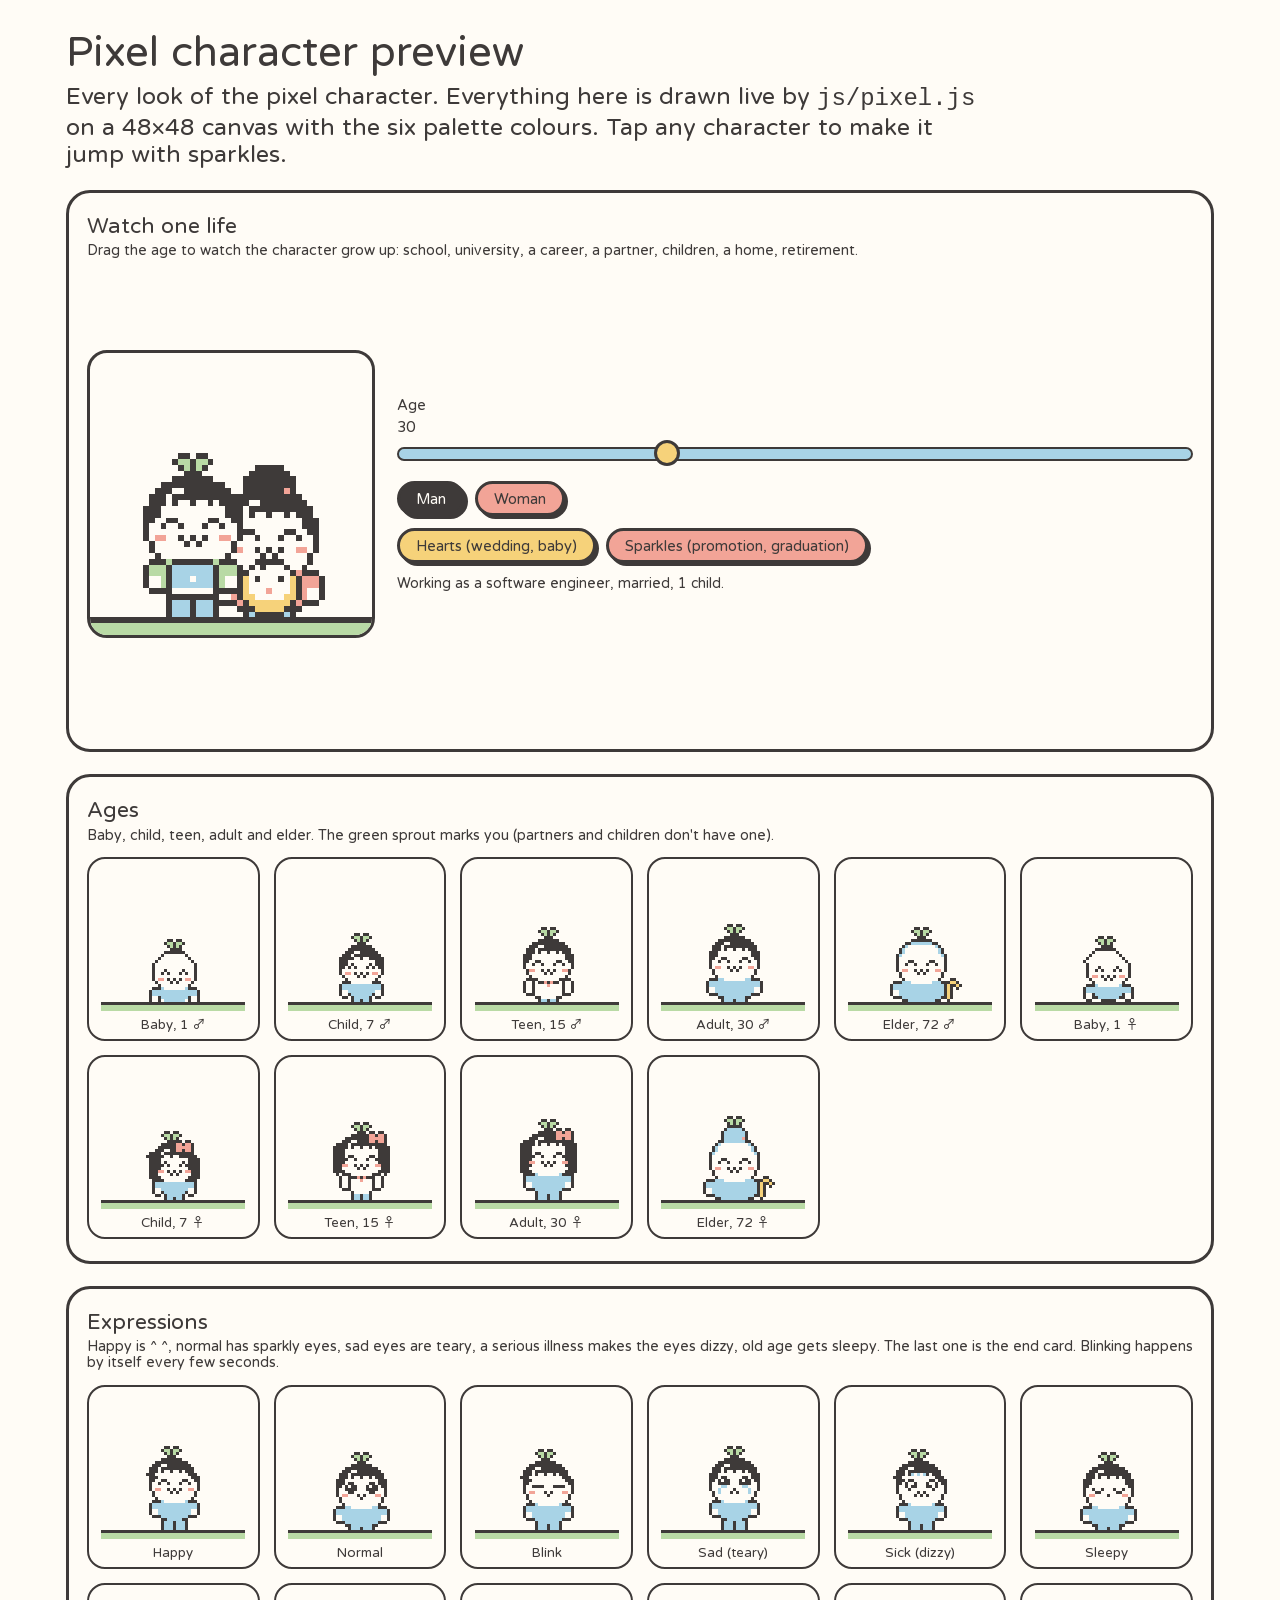
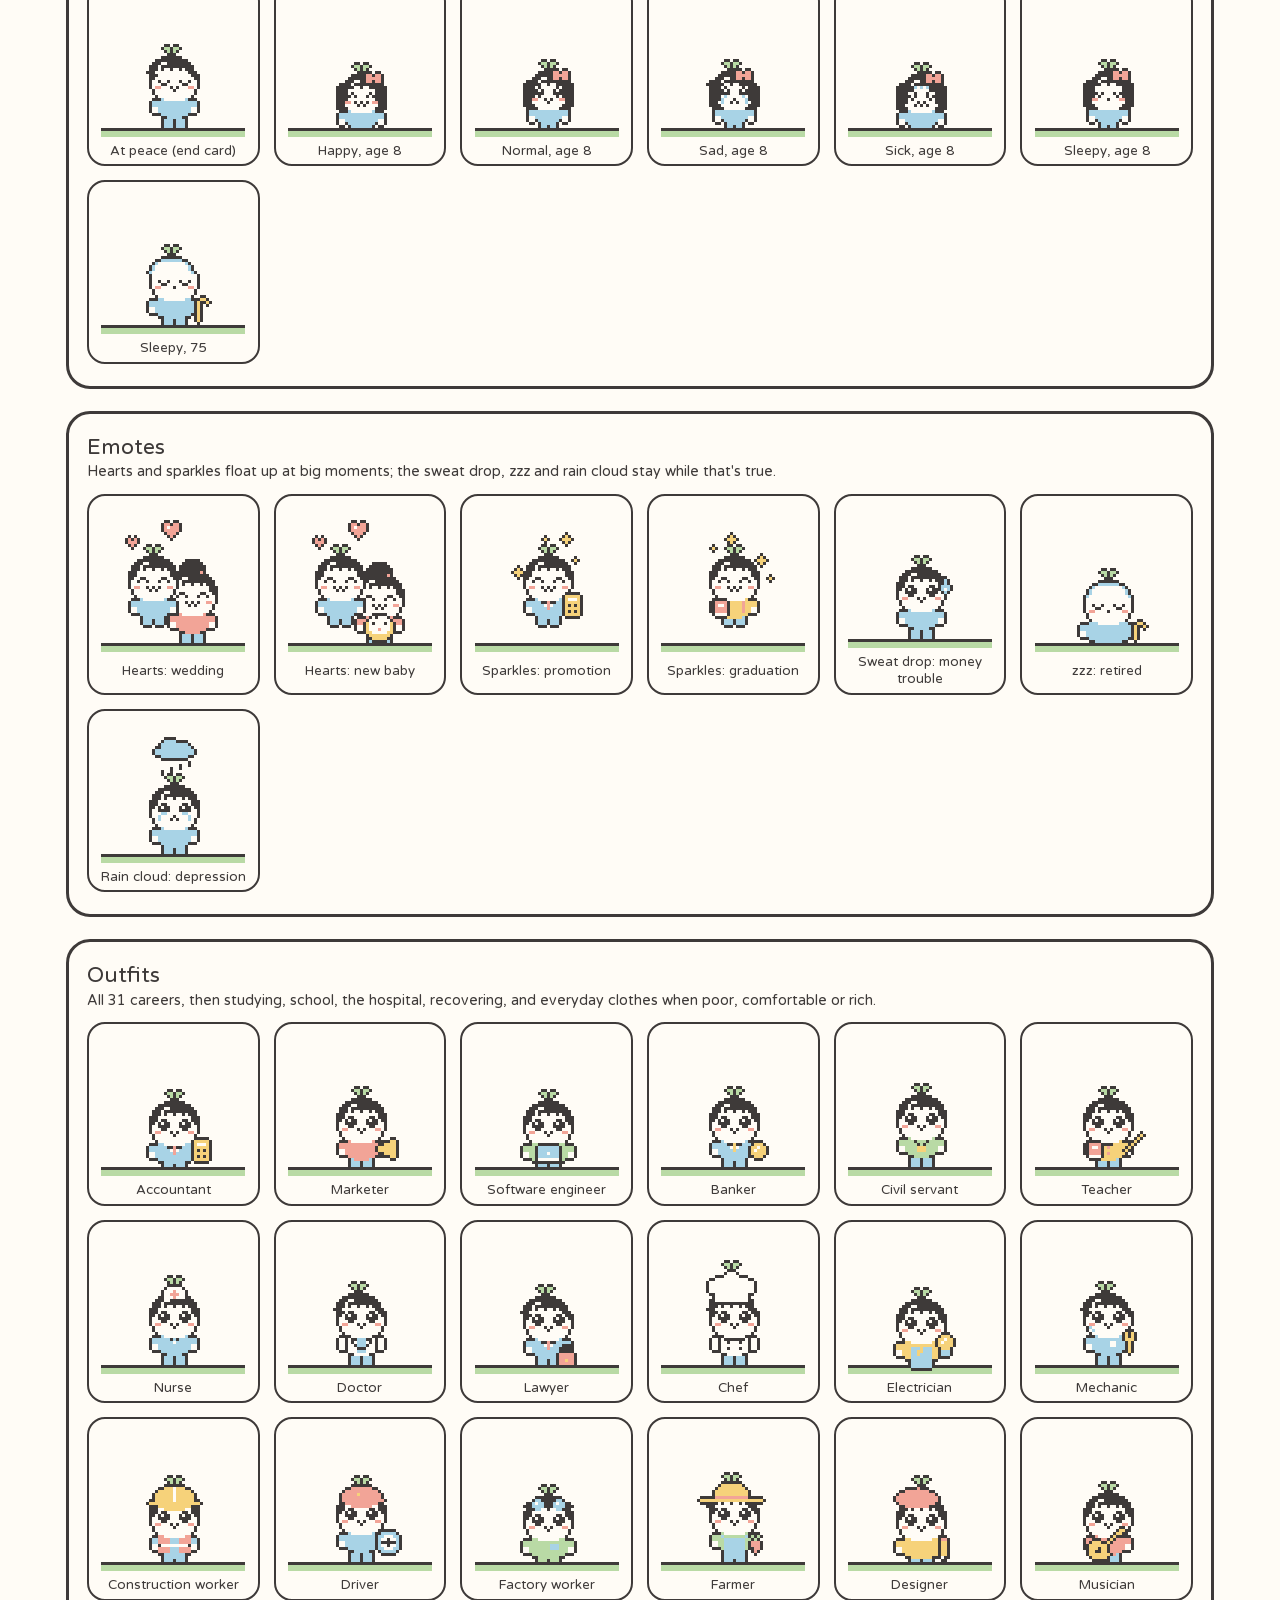
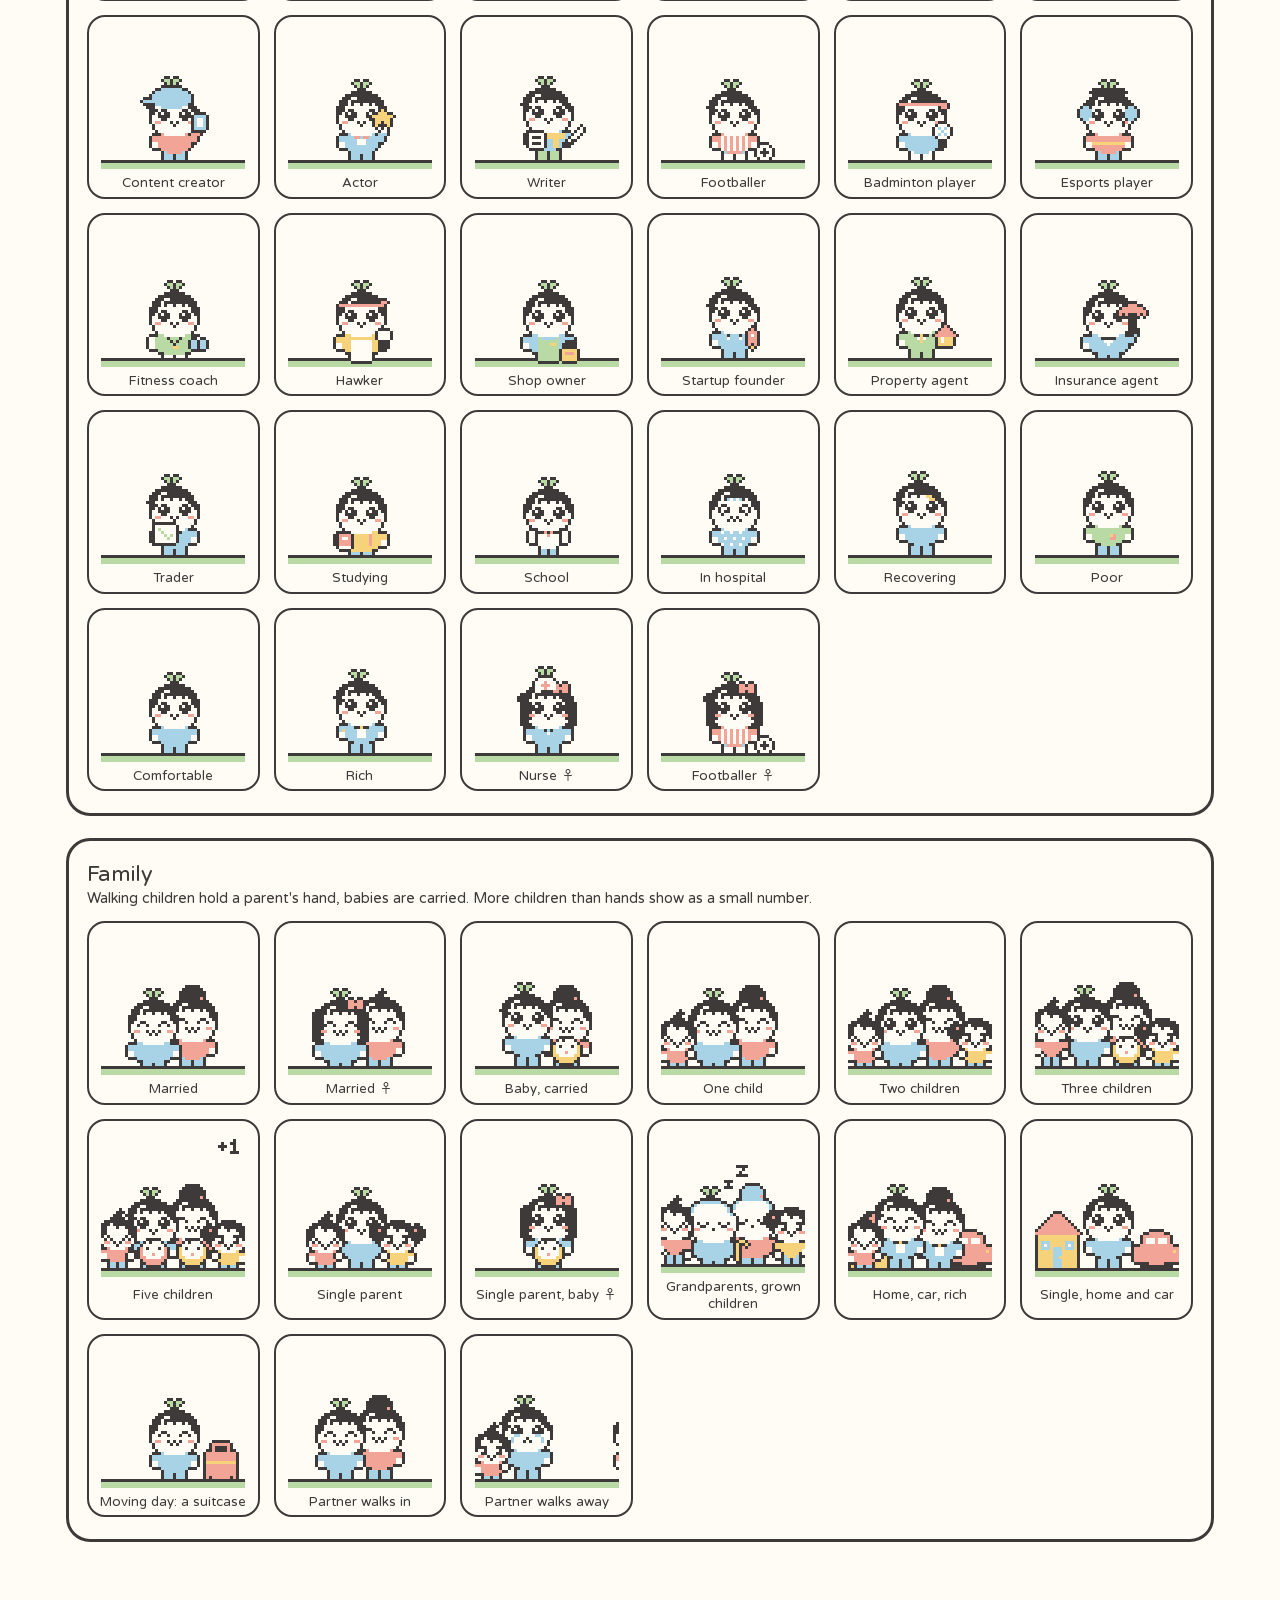
<file: preview-character.html>
<!doctype html>
<html lang="en">
<head>
<meta charset="utf-8">
<meta name="viewport" content="width=device-width, initial-scale=1">
<meta name="color-scheme" content="light">
<title>Character Preview</title>
<link rel="preconnect" href="https://fonts.googleapis.com">
<link rel="preconnect" href="https://fonts.gstatic.com" crossorigin>
<link rel="stylesheet" href="https://fonts.googleapis.com/css2?family=Huninn&display=swap">
<link rel="stylesheet" href="css/style.css">
<!-- A check page for the pixel character (js/pixel.js): every age, face, outfit and family. Not linked from the game. -->
<style>
.pv{max-width:1180px;margin:0 auto;padding:28px 16px 64px}
.pv h1{font-size:clamp(28px,5vw,42px);line-height:1.15;margin:0 0 6px}
.pv h2{font-size:22px;margin:0 0 4px}
.pv .lead{margin:0 0 22px;max-width:62ch}
.pv-sec{border:var(--outline);border-radius:var(--radius);background:var(--washi);padding:20px 18px 22px;margin:0 0 22px}
.pv-sec>p{margin:0 0 14px;font-size:14.5px}
.pv-grid{display:grid;grid-template-columns:repeat(auto-fill,minmax(160px,1fr));gap:14px}
.pv-tile{border:2.5px solid var(--charcoal);border-radius:18px;padding:8px 8px 6px;display:grid;justify-items:center;gap:4px;background:var(--washi)}
.pv-tile span{font-size:13.5px;text-align:center;line-height:1.3}
.pv-tile button{all:unset;cursor:pointer;display:block}
.pv-tile button:focus-visible{outline:3px solid var(--charcoal);outline-offset:3px;border-radius:6px}
.cpix{display:block;width:calc(48px * var(--px,3));height:calc(48px * var(--px,3));image-rendering:pixelated}
.hero{display:grid;grid-template-columns:auto minmax(0,1fr);gap:22px;align-items:center}
.hero .cpix{--px:6;border:var(--outline);border-radius:20px;background:var(--washi)}
.ctrl{display:grid;gap:12px}
.ctrl label{display:grid;gap:4px;font-size:15px}
.ctrl input[type=range]{width:100%;accent-color:var(--charcoal)}
.row{display:flex;flex-wrap:wrap;gap:10px}
.pill{font:inherit;font-size:15px;color:var(--charcoal);background:var(--yamabuki);border:var(--outline);border-radius:999px;padding:6px 16px;cursor:pointer;box-shadow:3px 3px 0 var(--charcoal)}
.pill:nth-child(2){background:var(--coral)}.pill:nth-child(3){background:var(--mizu)}.pill:nth-child(4){background:var(--wakatake)}
.pill:active{transform:translate(2px,2px);box-shadow:1px 1px 0 var(--charcoal)}
.pill[aria-pressed=true]{background:var(--charcoal);color:var(--washi)}
.cap{font-size:14px;margin:0}
@media (max-width:640px){.hero{grid-template-columns:minmax(0,1fr);justify-items:center}.hero .cpix{--px:5}.pv-grid{grid-template-columns:repeat(auto-fill,minmax(110px,1fr))}.cpix{--px:2}@media (max-width:380px){.hero .cpix{--px:4}}
</style>
</head>
<body>
<main class="pv">
  <h1>Pixel character preview</h1>
  <p class="lead">Every look of the pixel character. Everything here is drawn live by <code>js/pixel.js</code> on a 48×48 canvas with the six palette colours. Tap any character to make it jump with sparkles.</p>

  <section class="pv-sec">
    <h2>Watch one life</h2>
    <p>Drag the age to watch the character grow up: school, university, a career, a partner, children, a home, retirement.</p>
    <div class="hero">
      <canvas class="cpix" id="hero" width="48" height="48" aria-label="The pixel character at the chosen age"></canvas>
      <div class="ctrl">
        <label>Age <strong id="ageOut">30</strong><input type="range" id="age" min="0" max="90" value="30"></label>
        <div class="row" role="group" aria-label="Sex"><button class="pill" type="button" data-sex="m" aria-pressed="true">Man</button><button class="pill" type="button" data-sex="f" aria-pressed="false">Woman</button></div>
        <div class="row"><button class="pill" type="button" id="love">Hearts (wedding, baby)</button><button class="pill" type="button" id="yay">Sparkles (promotion, graduation)</button></div>
        <p class="cap" id="heroCap"></p>
      </div>
    </div>
  </section>

  <section class="pv-sec"><h2>Ages</h2><p>Baby, child, teen, adult and elder. The green sprout marks you (partners and children don't have one).</p><div class="pv-grid" id="ages"></div></section>
  <section class="pv-sec"><h2>Expressions</h2><p>Happy is ^ ^, normal has sparkly eyes, sad eyes are teary, a serious illness makes the eyes dizzy, old age gets sleepy. The last one is the end card. Blinking happens by itself every few seconds.</p><div class="pv-grid" id="faces"></div></section>
  <section class="pv-sec"><h2>Emotes</h2><p>Hearts and sparkles float up at big moments; the sweat drop, zzz and rain cloud stay while that's true.</p><div class="pv-grid" id="emotes"></div></section>
  <section class="pv-sec"><h2>Outfits</h2><p>All 31 careers, then studying, school, the hospital, recovering, and everyday clothes when poor, comfortable or rich.</p><div class="pv-grid" id="outfits"></div></section>
  <section class="pv-sec"><h2>Family</h2><p>Walking children hold a parent's hand, babies are carried. More children than hands show as a small number.</p><div class="pv-grid" id="family"></div></section>
</main>

<script src="js/i18n.js"></script>
<script src="js/pixel.js"></script>
<script>
(function(){
const base={age:30,sex:'m',fit:null,study:false,partner:false,kids:[],wealth:1,house:false,vehicle:false,mood:'flat',ill:null,dep:false,sleep:false,broke:false,retired:false};
const S=o=>Object.assign({},base,o);
const JOBS={acct:'Accountant',mkt:'Marketer',swe:'Software engineer',bank:'Banker',civ:'Civil servant',teach:'Teacher',nurse:'Nurse',doc:'Doctor',law:'Lawyer',chef:'Chef',
 elec:'Electrician',mech:'Mechanic',cons:'Construction worker',drv:'Driver',fact:'Factory worker',farm:'Farmer',design:'Designer',music:'Musician',infl:'Content creator',actor:'Actor',
 writer:'Writer',foot:'Footballer',badm:'Badminton player',esp:'Esports player',coach:'Fitness coach',hawker:'Hawker',shop:'Shop owner',start:'Startup founder',prop:'Property agent',
 ins:'Insurance agent',trade:'Trader'};
const name=(k,en)=>JOBS[k.replace('car.','')]||en;
function tile(root,st,label,opt){opt=opt||{};const d=document.createElement('div');d.className='pv-tile';
 const b=document.createElement('button');b.type='button';b.setAttribute('aria-label',label+': tap to cheer');
 const c=document.createElement('canvas');c.className='cpix';c.width=48;c.height=48;b.appendChild(c);d.appendChild(b);
 const s=document.createElement('span');s.textContent=label;d.appendChild(s);root.appendChild(d);
 Pixel.set(c,st);b.addEventListener('click',()=>Pixel.cheer(c,opt.kind||'yay'));
 if(opt.loop)setInterval(()=>Pixel.cheer(c,opt.loop),2600);return c}
const $=id=>document.getElementById(id);

/* ages */
[[1,'Baby, 1'],[7,'Child, 7'],[15,'Teen, 15'],[30,'Adult, 30'],[72,'Elder, 72']].forEach(([a,l])=>{tile($('ages'),S({age:a,mood:'happy'}),l+' ♂');});
[[1,'Baby, 1'],[7,'Child, 7'],[15,'Teen, 15'],[30,'Adult, 30'],[72,'Elder, 72']].forEach(([a,l])=>{tile($('ages'),S({age:a,sex:'f',mood:'happy'}),l+' ♀');});

/* expressions */
[['happy','Happy'],['normal','Normal'],['blink','Blink'],['sad','Sad (teary)'],['sick','Sick (dizzy)'],['sleepy','Sleepy'],['peace','At peace (end card)']].forEach(([f,l])=>tile($('faces'),S({face:f}),l));
[['happy','Happy'],['normal','Normal'],['sad','Sad'],['sick','Sick'],['sleepy','Sleepy']].forEach(([f,l])=>tile($('faces'),S({face:f,sex:'f',age:8}),l+', age 8'));
tile($('faces'),S({age:75,face:'sleepy'}),'Sleepy, 75');

/* emotes */
tile($('emotes'),S({partner:true,mood:'happy'}),'Hearts: wedding',{kind:'love',loop:'love'});
tile($('emotes'),S({partner:true,kids:[0],mood:'happy'}),'Hearts: new baby',{kind:'love',loop:'love'});
tile($('emotes'),S({fit:'acct',mood:'happy'}),'Sparkles: promotion',{loop:'yay'});
tile($('emotes'),S({age:22,study:true,mood:'happy'}),'Sparkles: graduation',{loop:'yay'});
tile($('emotes'),S({broke:true}),'Sweat drop: money trouble');
tile($('emotes'),S({age:70,retired:true}),'zzz: retired');
tile($('emotes'),S({dep:true,mood:'sad'}),'Rain cloud: depression');

/* outfits */
const CARS='acct mkt swe bank civ teach nurse doc law chef elec mech cons drv fact farm design music infl actor writer foot badm esp coach hawker shop start prop ins trade'.split(' ');
CARS.forEach(id=>tile($('outfits'),S({fit:id}),name('car.'+id,id)));
tile($('outfits'),S({age:20,study:true}),'Studying');
tile($('outfits'),S({age:15}),'School');
tile($('outfits'),S({ill:'gown'}),'In hospital');
tile($('outfits'),S({ill:'band'}),'Recovering');
tile($('outfits'),S({wealth:0}),'Poor');
tile($('outfits'),S({wealth:1}),'Comfortable');
tile($('outfits'),S({wealth:2}),'Rich');
tile($('outfits'),S({fit:'nurse',sex:'f'}),name('car.nurse','Nurse')+' ♀');
tile($('outfits'),S({fit:'foot',sex:'f'}),name('car.foot','Footballer')+' ♀');

/* family */
[[S({partner:true,mood:'happy'}),'Married'],[S({partner:true,sex:'f',mood:'happy'}),'Married ♀'],[S({partner:true,kids:[1]}),'Baby, carried'],
 [S({partner:true,kids:[5],mood:'happy'}),'One child'],[S({partner:true,kids:[8,5]}),'Two children'],[S({partner:true,kids:[13,6,1]}),'Three children'],
 [S({partner:true,kids:[9,6,2,1,0]}),'Five children'],[S({kids:[7,4]}),'Single parent'],[S({kids:[1],sex:'f'}),'Single parent, baby ♀'],
 [S({partner:true,age:70,kids:[40,38],retired:true}),'Grandparents, grown children'],[S({partner:true,house:true,vehicle:true,wealth:2,kids:[6],mood:'happy'}),'Home, car, rich'],[S({house:true,vehicle:true}),'Single, home and car'],[S({bag:true,mood:'happy'}),'Moving day: a suitcase']
].forEach(([s,l])=>tile($('family'),s,l));
/* a partner walking in (dating) or away (a break-up or a divorce): replays every few seconds */
[[S({partner:true,pmove:'in',mood:'happy'}),'Partner walks in'],[S({partner:true,pmove:'out',mood:'sad',kids:[6]}),'Partner walks away']].forEach(([st,l])=>{
 const c=tile($('family'),st,l);setInterval(()=>{Pixel.set(c,Object.assign({},st,{pmove:null}));Pixel.set(c,st)},3200)});

/* one life, by age */
let sex='m';
function life(a){const st=S({age:a,sex,mood:a>=22&&a<30?'flat':'happy'});
 if(a>=19&&a<22)st.study=true;if(a>=22&&a<65)st.fit=sex==='f'?'doc':'swe';if(a>=65)st.retired=true;
 if(a>=27)st.partner=true;st.kids=[30,33].filter(b=>a>=b).map(b=>a-b);
 if(a>=35)st.house=true;if(a>=40)st.vehicle=true;st.wealth=a<25?0:a<45?1:2;if(a>=24&&a<26)st.broke=true;return st}
function cap(a,st){return a<3?'A baby.':a<13?'At primary school.':a<18?'At secondary school.':a<19?'Leaving school.':st.study?'At university (sparkles on graduation).':
 a<65?(sex==='f'?'Working as a doctor':'Working as a software engineer')+(st.broke?', in debt for a while (sweat drop)':'')+(st.partner?', married':'')+(st.kids.length?', '+st.kids.length+(st.kids.length>1?' children':' child'):'')+(st.house?', with a home':'')+'.':'Retired (zzz).'}
function hero(){const a=+$('age').value,st=life(a);$('ageOut').textContent=a;$('heroCap').textContent=cap(a,st);Pixel.set($('hero'),st)}
$('age').addEventListener('input',hero);
document.querySelectorAll('[data-sex]').forEach(b=>b.addEventListener('click',()=>{sex=b.dataset.sex;document.querySelectorAll('[data-sex]').forEach(x=>x.setAttribute('aria-pressed',x===b));hero()}));
$('love').addEventListener('click',()=>Pixel.cheer($('hero'),'love'));$('yay').addEventListener('click',()=>Pixel.cheer($('hero'),'yay'));
hero();
})();
</script>
</body>
</html>
</file>
<file: css/style.css>
/* =========================================================================
   A Second Chance — Japanese picture-book design system (design/picture-book-style.md)
   Washi-white pages, 3px charcoal outlines, flat palette fills, no gradients,
   no blurred shadows (a solid charcoal offset shadow is fine), light theme only.
   Cards are hand-drawn tarot cards: double charcoal frame, sparkle corners,
   an arched illustration window, a Roman numeral on top and a name ribbon below.
   ========================================================================= */
:root{
  --washi:#FFFCF6;      /* background */
  --charcoal:#3E3A39;   /* outlines and all text */
  --coral:#F2A497;
  --yamabuki:#F6D27A;
  --mizu:#A8D3E6;
  --wakatake:#B9DAA5;
  --outline:3px solid var(--charcoal);
  --radius:24px;
  --pop:4px 4px 0 var(--charcoal);
  --font:'Huninn',sans-serif;
  color-scheme:light;
}
:root:lang(zh-Hans){--font:'Huninn','Noto Sans SC',sans-serif}

/* ---------- base ---------- */
*,*::before,*::after{box-sizing:border-box}
[hidden]{display:none!important}
html{-webkit-text-size-adjust:100%;background:var(--washi)}
@media (prefers-reduced-motion: no-preference){html{scroll-behavior:smooth}}
body{margin:0;background:var(--washi);color:var(--charcoal);font-family:var(--font);font-size:16px;line-height:1.6;font-synthesis-weight:none;overflow-x:hidden}
img,svg,canvas{max-width:100%}
a{color:inherit}
b,strong{font-weight:400}
button,input,select{font:inherit;color:inherit}
:focus-visible{outline:3px dashed var(--charcoal);outline-offset:3px}
h1,h2,h3,h4{margin:0;font-weight:400;line-height:1.15;text-wrap:balance}
p{margin:0}
.wrap{width:100%;max-width:1240px;margin:0 auto;padding-left:max(16px,env(safe-area-inset-left,0px));padding-right:max(16px,env(safe-area-inset-right,0px))}
.num{font-variant-numeric:tabular-nums}
.muted{color:var(--charcoal)}
.sr{position:absolute;width:1px;height:1px;overflow:hidden;clip:rect(0 0 0 0);white-space:nowrap}
/* gains and losses are shown with a marker underline, never with coloured text */
.gain{box-shadow:inset 0 -.42em 0 var(--wakatake)}
.loss{box-shadow:inset 0 -.42em 0 var(--coral)}
.kicker{justify-self:start;width:fit-content;font-size:13.5px;letter-spacing:.06em;line-height:1.3;padding:5px 15px;background:var(--mizu);border:2.5px solid var(--charcoal);border-radius:999px}
.lbl{font-size:13px;letter-spacing:.04em}

/* ---------- controls ---------- */
.btn{white-space:nowrap;display:inline-flex;align-items:center;justify-content:center;gap:10px;padding:11px 20px;border-radius:999px;border:var(--outline);background:var(--yamabuki);color:var(--charcoal);text-decoration:none;cursor:pointer;line-height:1.2;box-shadow:var(--pop);transition:transform .15s ease,box-shadow .15s ease,background-color .15s}
.btn:hover{transform:translate(-1px,-1px);box-shadow:5px 5px 0 var(--charcoal)}
.btn:active{transform:translate(3px,3px);box-shadow:1px 1px 0 var(--charcoal)}
.btn-accent{background:var(--coral)}
.btn-ghost{background:var(--washi)}
.btn-lg{padding:14px 26px;font-size:18px}
.btn-sm{padding:7px 15px;font-size:14.5px;box-shadow:3px 3px 0 var(--charcoal)}
.btn[disabled]{background:var(--washi);border-style:dashed;cursor:not-allowed;transform:none;box-shadow:none}
.btn .arr{transition:transform .2s}
.btn:hover .arr{transform:translateX(3px)}
.seg{display:inline-flex;border:var(--outline);border-radius:999px;padding:3px;gap:2px;background:var(--washi)}
.seg button{border:0;background:transparent;border-radius:999px;padding:6px 12px;cursor:pointer;font-size:13.5px;line-height:1.2;white-space:nowrap}
.seg button[aria-pressed="true"]{background:var(--yamabuki);box-shadow:inset 0 0 0 2.5px var(--charcoal)}
.seg.full{display:flex;width:100%}
.seg.full button{flex:1;padding:9px 8px;font-size:14.5px}
select{width:100%;padding:11px 14px;border:var(--outline);border-radius:16px;background:var(--washi);cursor:pointer}
input[type="range"]{-webkit-appearance:none;appearance:none;width:100%;height:30px;background:transparent;cursor:pointer;margin:0}
input[type="range"]::-webkit-slider-runnable-track{height:14px;border-radius:999px;background:var(--mizu);border:2.5px solid var(--charcoal)}
input[type="range"]::-moz-range-track{height:9px;border-radius:999px;background:var(--mizu);border:2.5px solid var(--charcoal)}
input[type="range"]::-moz-range-progress{height:9px;border-radius:999px;background:var(--yamabuki)}
input[type="range"]::-webkit-slider-thumb{-webkit-appearance:none;width:26px;height:26px;margin-top:-8.5px;border-radius:50%;background:var(--yamabuki);border:3px solid var(--charcoal)}
input[type="range"]::-moz-range-thumb{width:20px;height:20px;border-radius:50%;background:var(--yamabuki);border:3px solid var(--charcoal)}

/* ---------- nav ---------- */
.site-nav,.gbar{position:sticky;top:0;z-index:30;background:var(--washi);border-bottom:var(--outline)}
.nav-in{display:flex;align-items:center;gap:24px;padding-block:12px}
.logo{display:inline-flex;align-items:center;gap:10px;text-decoration:none;font-size:20px;white-space:nowrap}
.logo svg{width:34px;height:34px;flex:none;overflow:visible}
.logo .lg-r{fill:var(--coral);stroke:var(--charcoal);stroke-width:2.5}
.logo .lg-c{fill:var(--yamabuki);stroke:var(--charcoal);stroke-width:2}
.logo .lg-e{fill:var(--charcoal)}
.logo .lg-m{fill:none;stroke:var(--charcoal);stroke-width:1.6;stroke-linecap:round}
.site-nav nav{display:flex;gap:22px;margin-left:auto;font-size:15px}
.site-nav nav a{text-decoration:none}
.site-nav nav a:hover{box-shadow:inset 0 -.42em 0 var(--yamabuki)}
.nav-r{display:flex;gap:10px;align-items:center}
@media (max-width:860px){.site-nav nav{display:none}.nav-r{margin-left:auto}}

/* =========================================================================
   TAROT CARD
   .tarot (coloured band, outer frame) > .t-in (washi panel, inner frame)
   ========================================================================= */
.tarot{--tc:var(--coral);--band:15px;position:relative;display:grid;background:var(--tc);border:var(--outline);border-radius:26px;padding:var(--band);box-shadow:7px 7px 0 var(--charcoal);min-width:0}
.t-in{position:relative;background:var(--washi);border:var(--outline);border-radius:16px;padding:34px clamp(16px,3vw,28px) 46px;display:grid;gap:16px;align-content:start;min-width:0}
.t-in::before{content:"";position:absolute;inset:5px;border:1.5px solid var(--charcoal);border-radius:11px;pointer-events:none}
.t-in>*{position:relative}
.t-num{position:absolute!important;top:-15.5px;left:50%;transform:translateX(-50%);z-index:2;min-width:56px;height:28px;padding:0 14px;display:grid;place-items:center;background:var(--washi);border:var(--outline);border-radius:999px;font-size:15px;line-height:1;letter-spacing:.14em;white-space:nowrap}
.t-c{position:absolute;width:24px;height:24px;z-index:2;pointer-events:none;top:calc(var(--band) - 12px);left:calc(var(--band) - 12px)}
.t-c.tr,.t-c.br{left:auto;right:calc(var(--band) - 12px)}
.t-c.bl,.t-c.br{top:auto;bottom:calc(var(--band) - 12px)}
.t-c svg{display:block;width:100%;height:100%;overflow:visible}
.t-c path{fill:var(--washi);stroke:var(--charcoal);stroke-width:2.2;stroke-linejoin:round}
.t-ban{position:absolute;left:50%;bottom:calc(var(--band) - 16px);transform:translateX(-50%);z-index:3;display:flex;align-items:flex-start;max-width:calc(100% - 20px)}
.t-name{position:relative;z-index:1;min-width:0;background:var(--washi);border:var(--outline);border-radius:10px;padding:4px 16px;font-size:16px;line-height:1.3;letter-spacing:.04em;white-space:nowrap;overflow:hidden;text-overflow:ellipsis;text-align:center}
.t-tail{width:20px;height:30px;flex:none;margin-top:9px}
.t-tail.l{margin-right:-9px} .t-tail.r{margin-left:-9px}
.t-tail path{fill:var(--yamabuki);stroke:var(--charcoal);stroke-width:3;stroke-linejoin:round}
/* the arched illustration window */
.t-win{justify-self:center;width:100%;background:var(--wb,var(--mizu));border:var(--outline);border-radius:50% 50% 14px 14px / 58% 58% 14px 14px;overflow:hidden;isolation:isolate}
.art{display:block;width:100%;height:100%;overflow:visible}
.art *{fill:none;stroke:var(--charcoal);stroke-width:3px;stroke-linecap:round;stroke-linejoin:round;vector-effect:non-scaling-stroke}
.art .co{fill:var(--coral)} .art .ya{fill:var(--yamabuki)} .art .mi{fill:var(--mizu)} .art .wa{fill:var(--wakatake)} .art .wh{fill:var(--washi)} .art .ch{fill:var(--charcoal)}
.art .ns{stroke:none} .art .th{stroke-width:2px}
.art text{fill:var(--charcoal);stroke:none;font-family:var(--font);font-size:14px}
.art .tx.sm{font-size:11.5px}
.t-win .art.over{position:absolute;inset:0;pointer-events:none}
/* the colour strip: flat palette blocks that slide (pointer on the hero, age in the game) */
.ovi-strip{height:16px;border:2.5px solid var(--charcoal);border-radius:999px;overflow:hidden;background:var(--washi)}
.ovi-in{display:flex;width:200%;height:100%;transform:translateX(calc(var(--shift,.5) * -50%));transition:transform .5s ease-out}
.ovi-in i{flex:1;border-right:2.5px solid var(--charcoal)}
.ovi-in i:nth-child(4n+1){background:var(--coral)} .ovi-in i:nth-child(4n+2){background:var(--yamabuki)}
.ovi-in i:nth-child(4n+3){background:var(--mizu)} .ovi-in i:nth-child(4n+4){background:var(--wakatake)}

/* ---------- hero ---------- */
.hero{position:relative;padding-block:clamp(36px,6vw,80px) clamp(56px,7vw,96px);overflow:hidden}
.hero-grid{display:grid;grid-template-columns:minmax(0,1.1fr) minmax(0,.9fr);gap:clamp(28px,5vw,72px);align-items:center}
.hero-copy{min-width:0}
.serial{font-size:13.5px;letter-spacing:.06em;display:flex;gap:8px;align-items:center;flex-wrap:wrap}
.serial b{background:var(--wakatake);border:2.5px solid var(--charcoal);border-radius:999px;padding:1px 10px;font-variant-numeric:tabular-nums}
.mega{margin:22px 0 0;line-height:1}
.mega .w-wide{display:block;font-size:clamp(26px,3.4vw,44px);line-height:1.15;margin-bottom:.14em}
.mega .w-tall{display:inline-block;font-size:clamp(72px,15vw,150px);line-height:1.05;white-space:nowrap;transform-origin:left center}
.mega .w-tall em{font-style:normal;box-shadow:inset 0 -.26em 0 var(--coral)}
@media (min-width:900px){.mega .w-tall{font-size:clamp(90px,10vw,150px)}}
@media (prefers-reduced-motion: no-preference){
  .mega .w-tall{animation:grow 2.4s cubic-bezier(.2,.7,.1,1) .2s both}
  @keyframes grow{from{transform:scaleX(.62);letter-spacing:-.06em}to{transform:none;letter-spacing:0}}
}
.lede{font-size:clamp(17px,1.4vw,20px);max-width:44ch;margin:26px 0 32px}
.lede b{box-shadow:inset 0 -.42em 0 var(--yamabuki)}
.cta-row{display:flex;gap:14px;flex-wrap:wrap}
.live{display:grid;grid-template-columns:repeat(2,minmax(0,1fr));gap:20px;margin:40px 0 0;padding-top:20px;border-top:3px dashed var(--charcoal);max-width:520px}
.live div{min-width:0}
.live dt{font-size:14px}
.live dd{margin:6px 0 0;font-size:clamp(24px,2.4vw,32px);font-variant-numeric:tabular-nums;line-height:1}
.live dd .dot{display:inline-block;width:12px;height:12px;border-radius:50%;background:var(--coral);border:2.5px solid var(--charcoal);margin-right:10px;vertical-align:middle}
@media (prefers-reduced-motion: no-preference){.live dd .dot{animation:pulse 1.2s ease-in-out infinite}@keyframes pulse{50%{transform:scale(.6)}}}

/* the hero card */
.note-stage{perspective:1400px;display:grid;place-items:center;padding:12px 12px 24px}
.hero-card{width:min(100%,400px);transform:rotate(-3deg);transition:transform .25s ease-out}
.hero-card .t-in{gap:14px;padding-bottom:48px}
.hero-win{position:relative;aspect-ratio:1/1.04}
.hero-win canvas{position:absolute;left:6%;top:9%;width:88%;height:auto;aspect-ratio:1}
.den-frac{display:grid;justify-items:center;gap:4px;text-align:center;min-width:0}
.den-frac .t{font-size:38px;line-height:1}
.den-frac .l{height:3px;width:60px;background:var(--charcoal);border-radius:2px}
.den-frac .b{font-size:clamp(34px,4.2vw,46px);line-height:1.1;white-space:nowrap;font-variant-numeric:tabular-nums}
.note-cap{font-size:13px;text-align:center;line-height:1.4}
.note-serial{font-size:11px;letter-spacing:.16em;text-align:center}

/* ---------- sections ---------- */
.band{padding-block:clamp(64px,9vw,120px)}
.hero+.band,.band+.band{border-top:3px dashed var(--charcoal)}
.sec-head{display:grid;gap:16px;max-width:880px;margin-bottom:clamp(32px,5vw,56px)}
.sec-head h2{font-size:clamp(34px,5vw,62px);line-height:1.12}
.sec-head h2 em,.final h2 em,.setup-card h1 em{font-style:normal;box-shadow:inset 0 -.3em 0 var(--coral);-webkit-box-decoration-break:clone;box-decoration-break:clone}
.sec-head .sub{font-size:18px;max-width:60ch}

/* lab */
.lab-grid{display:grid;grid-template-columns:340px minmax(0,1fr);gap:24px;align-items:start}
.card{background:var(--washi);border:var(--outline);border-radius:var(--radius);box-shadow:5px 5px 0 var(--charcoal)}
.lab-ctrl{padding:24px;display:grid;gap:24px}
.field{display:grid;gap:10px}
.flabel{display:flex;justify-content:space-between;align-items:baseline;gap:10px;font-size:16px}
.fval{font-size:14px;background:var(--yamabuki);border:2px solid var(--charcoal);border-radius:999px;padding:0 9px;font-variant-numeric:tabular-nums}
.fhint{font-size:13.5px}
.lab-out{padding:24px;display:grid;gap:18px;min-width:0}
.readouts{display:grid;grid-template-columns:minmax(0,1.3fr) minmax(0,1fr) minmax(0,1fr);gap:12px}
.readouts>div{background:var(--yamabuki);border:2.5px solid var(--charcoal);border-radius:18px;padding:14px 16px;display:grid;gap:6px;align-content:start;min-width:0}
.readouts>div:nth-child(2){background:var(--mizu)} .readouts>div:nth-child(3){background:var(--wakatake)}
.ro-v{font-size:clamp(26px,3vw,38px);line-height:1.05;font-variant-numeric:tabular-nums}
.ro-v.big{font-size:clamp(36px,4.6vw,58px)}
.ro-n{font-size:13.5px}
.payback{display:flex;gap:16px;align-items:center;padding:14px 18px;border:3px dashed var(--charcoal);border-radius:20px}
.payback .pb-age{flex:none;min-width:66px;height:66px;padding:0 8px;border-radius:999px;display:grid;place-items:center;background:var(--coral);border:var(--outline);font-size:30px;line-height:1}
.payback p{font-size:15px}
.payback b{box-shadow:inset 0 -.42em 0 var(--yamabuki)}
.chart-wrap{position:relative}
.chart-wrap canvas{width:100%;display:block;touch-action:pan-y}
#labChart{height:300px}
.legend{display:flex;gap:8px 16px;flex-wrap:wrap;font-size:13.5px}
.legend i{display:inline-block;width:18px;height:13px;border:2px solid var(--charcoal);border-radius:4px;margin-right:6px;vertical-align:-1px}
.legend i.l-in{background:var(--mizu)}
.legend i.l-gr{background:var(--yamabuki)}
.legend i.l-cmp,.legend i.l-tw{height:0;border:0;border-top:2.5px dashed var(--charcoal);border-radius:0;width:22px;vertical-align:middle}
.legend i.l-you{height:0;border:0;border-top:3px solid var(--charcoal);border-radius:0;width:22px;vertical-align:middle}
.legend i.l-mk{width:11px;height:11px;background:var(--coral);transform:rotate(45deg);border-radius:2px}

/* rules */
.rules-grid{display:grid;grid-template-columns:repeat(2,minmax(0,1fr));gap:24px}
.rule{padding:28px;display:grid;grid-template-columns:minmax(0,1fr) 160px;gap:26px;align-items:center}
.rule h3{font-size:clamp(23px,2.3vw,28px);margin-bottom:10px}
.rule p{font-size:15.5px}
.rule svg{width:160px;height:120px;display:block}

/* world */
.strip{display:flex;height:132px;border:var(--outline);border-radius:22px;overflow:hidden;background:var(--washi);box-shadow:5px 5px 0 var(--charcoal)}
.cseg{--c:var(--mizu);position:relative;min-width:3px;flex-basis:0;border:0;border-right:2.5px solid var(--charcoal);padding:0;cursor:pointer;background:var(--c);transition:background-color .2s}
.cseg:last-child{border-right:0}
.cseg:hover,.cseg:focus-visible{box-shadow:inset 0 0 0 3px var(--charcoal)}
.cseg.on{box-shadow:inset 0 0 0 5px var(--charcoal)}
.cseg.on::after{content:"";position:absolute;top:10px;left:50%;width:16px;height:16px;transform:translateX(-50%);border-radius:50%;background:var(--washi);border:3px solid var(--charcoal)}
.cseg:focus-visible{outline-offset:-6px}
.cseg span{position:absolute;left:6px;bottom:6px;text-align:left;font-size:12px;line-height:1.25;background:var(--washi);border:2px solid var(--charcoal);padding:3px 7px;border-radius:10px;white-space:nowrap;overflow:hidden;text-overflow:ellipsis;width:max-content;max-width:calc(100% - 12px)}
.cseg span b{display:block;font-size:20px;line-height:1.1}
.strip-info{display:flex;gap:10px 26px;flex-wrap:wrap;align-items:baseline;margin-top:22px;min-height:32px}
.strip-info .si-name{font-weight:400;font-size:28px;line-height:1.1;box-shadow:inset 0 -.3em 0 var(--yamabuki)}
.strip-info span{font-size:15px}
.strip-info span b{font-variant-numeric:tabular-nums}
.tbl-wrap{overflow-x:auto;border:var(--outline);border-radius:22px;background:var(--washi);margin-top:30px}
table{width:100%;border-collapse:collapse;min-width:700px;font-size:15px}
th{text-align:left;font-weight:400;font-size:13px;letter-spacing:.04em;padding:13px 16px;border-bottom:var(--outline);white-space:nowrap;background:var(--mizu)}
th.n,td.n{text-align:right}
td{padding:10px 16px;border-bottom:2px dashed var(--charcoal)}
tr:last-child td{border-bottom:0}
td.n{font-variant-numeric:tabular-nums;white-space:nowrap}
td .sbar{display:inline-block;height:12px;border-radius:999px;background:var(--coral);border:2px solid var(--charcoal);vertical-align:middle;margin-right:8px}
tbody tr:hover td{background:var(--washi)}

/* decisions: small tarot cards */
.dec-list{display:grid;grid-template-columns:repeat(auto-fill,minmax(min(100%,232px),1fr));gap:38px 24px}
.tarot.mini{--band:11px;border-radius:22px;box-shadow:5px 5px 0 var(--charcoal)}
.mini .t-in{padding:26px 14px 40px;gap:10px;border-radius:13px}
.mini .t-in::before{inset:4px;border-radius:9px}
.mini .t-win{aspect-ratio:4/3}
.mini .t-name{font-size:14px;padding:3px 12px}
.mini .t-tail{width:16px;height:24px;margin-top:8px}
.mini .t-c{width:20px;height:20px;top:calc(var(--band) - 10px);left:calc(var(--band) - 10px)}
.mini .t-c.tr,.mini .t-c.br{left:auto;right:calc(var(--band) - 10px)}
.mini .t-c.bl,.mini .t-c.br{top:auto;bottom:calc(var(--band) - 10px)}
.mini .t-ban{bottom:calc(var(--band) - 14px)}
.dec-age{justify-self:start;display:inline-flex;align-items:baseline;gap:6px;padding:1px 12px;background:var(--yamabuki);border:2.5px solid var(--charcoal);border-radius:999px;font-size:16px;line-height:1.4;font-variant-numeric:tabular-nums}
.dec-age small{font-size:12px}
.mini h3{font-size:19px}
.mini p{font-size:14px;line-height:1.55}

/* final */
.final{position:relative;overflow:hidden}
.final canvas{position:absolute;right:-6%;top:50%;width:min(620px,50vw);aspect-ratio:1;transform:translateY(-50%);pointer-events:none}
.final-in{position:relative;display:grid;gap:26px;max-width:min(640px,56vw)}
.final h2{font-size:clamp(52px,8vw,112px);line-height:1.02}
.final p{font-size:18px;max-width:52ch}
.foot{padding-block:44px 56px;font-size:14px;border-top:3px dashed var(--charcoal)}
.foot-grid{display:grid;grid-template-columns:minmax(0,1.1fr) minmax(0,1.4fr) minmax(0,1fr);gap:32px}
.foot h4{font-size:15px;margin-bottom:10px;width:fit-content;box-shadow:inset 0 -.42em 0 var(--yamabuki)}
.foot p+p{margin-top:8px}

@media (max-width:980px){
  .hero-grid{grid-template-columns:minmax(0,1fr)}
  .note-stage{margin-top:12px}
  .lab-grid{grid-template-columns:minmax(0,1fr)}
  .rules-grid{grid-template-columns:minmax(0,1fr)}
  .foot-grid{grid-template-columns:minmax(0,1fr)}
}
@media (max-width:760px){
  .readouts{grid-template-columns:minmax(0,1fr)}
  .rule{grid-template-columns:minmax(0,1fr);padding:22px}
  .rule svg{order:-1}
  .strip{height:104px}
  .live{gap:14px}
  .hero-card{width:min(100%,340px)}
  .final canvas{width:280px;right:-90px;top:-70px;transform:none}
  .final-in{max-width:none;padding-top:150px}
}
@media (max-width:560px){
  .cseg:not(:first-child) span{display:none}
  .dec-list{grid-template-columns:repeat(2,minmax(0,1fr));gap:30px 14px}
  .tarot.mini{--band:9px;box-shadow:4px 4px 0 var(--charcoal)}
  .mini .t-in{padding:24px 10px 36px;gap:8px}
  .mini h3{font-size:16px}
  .mini p{font-size:13px;line-height:1.5}
  .mini .t-name{font-size:12.5px;padding:2px 8px}
  .mini .t-tail{display:none}
  .mini .t-ban{max-width:calc(100% - 8px)}
  .mini .t-num{min-width:44px;padding:0 8px;font-size:13px;letter-spacing:.08em}
  .dec-age{font-size:14px;padding:0 9px}
  .dec-age small{font-size:11px}
}

/* =========================================================================
   GAME
   ========================================================================= */
.gbar-in{display:flex;align-items:center;gap:18px;padding-block:10px;flex-wrap:wrap}
.gstat{display:flex;align-items:baseline;gap:10px;flex:1;min-width:0}
.g-age{font-size:34px;line-height:1;font-variant-numeric:tabular-nums}
.g-agel{font-size:14px;white-space:nowrap}
.g-where{font-size:14px;white-space:nowrap;overflow:hidden;text-overflow:ellipsis;min-width:0;padding-left:10px;border-left:2.5px dashed var(--charcoal)}
.gctrl{display:flex;gap:8px;align-items:center;flex-wrap:wrap}
.gctrl .btn{padding:7px 14px;font-size:14px;box-shadow:3px 3px 0 var(--charcoal)}
.gctrl .btn[disabled]{box-shadow:none}
@media (max-width:760px){.gbar .logo .lt{display:none}.g-where{display:none}.gbar-in{gap:10px}}

.ggrid{display:grid;grid-template-columns:minmax(0,1fr) 390px;gap:26px;padding-block:30px 72px}
.gmain,.gside{display:grid;gap:26px;align-content:start;min-width:0}
@media (min-width:1101px){.gside{position:sticky;top:84px}}

/* the net-worth tarot card */
.nw-card .t-in{gap:16px;padding-top:30px}
.note-body{display:grid;grid-template-columns:210px minmax(0,1fr);grid-template-areas:"seal main" "seal stats" "ppl ppl";gap:14px 26px;align-items:center}
.seal-box{grid-area:seal;display:grid;justify-items:center;gap:8px;align-self:start;min-width:0}
.seal-win{position:relative;aspect-ratio:10/11}
#seal{position:absolute;left:7%;top:13%;width:86%;height:auto;aspect-ratio:1;display:block}
.seal-cap{font-size:12.5px;text-align:center;line-height:1.4}
/* the pixel character: 48×48 pixels drawn in js/pixel.js, scaled by a whole number (--px) so pixels stay sharp */
.pix{display:block;width:calc(48px * var(--px,3));height:calc(48px * var(--px,3));image-rendering:pixelated;flex:none}
.pix-nw{--px:3}
.pix-rp{--px:2}
.pix-end{--px:5}
.rp-hd{display:flex;justify-content:space-between;align-items:end;gap:12px}
.cert-hero{display:flex;flex-wrap:wrap;justify-content:space-between;align-items:end;gap:16px}
.cert-hero .cert-head{flex:1 1 300px}
@media (max-width:620px){.cert-hero{justify-content:center}}
@media (min-width:760px){.pix-rp{--px:3}}
.nw-main{grid-area:main;min-width:0}
.nw{display:block;font-size:clamp(56px,7.4vw,100px);line-height:1.05;font-variant-numeric:tabular-nums;margin:6px 0 10px;white-space:nowrap}
.nw.loss,.cert-den.loss{box-shadow:inset 0 -.16em 0 var(--coral)}
.nwsub{font-size:14.5px}
.stats{grid-area:stats;display:grid;grid-template-columns:repeat(4,minmax(0,1fr));gap:16px;align-self:start}
.sh{display:flex;justify-content:space-between;font-size:14px}
.sh b{font-variant-numeric:tabular-nums}
.track{height:14px;background:var(--washi);border:2.5px solid var(--charcoal);border-radius:999px;overflow:hidden;margin-top:6px}
.track i{display:block;height:100%;background:var(--mizu);border-right:2.5px solid var(--charcoal);transition:width .35s}
.track.sk i{background:var(--coral)} .track.he i{background:var(--wakatake)} .track.ha i{background:var(--yamabuki)} .track.re i{background:var(--mizu)}
.sx{font-size:12.5px;margin-top:5px}
/* the people in your life, next to your pixel character: role, name, age and how close you are */
.ppl{grid-area:ppl;display:flex;flex-wrap:wrap;gap:8px;margin:0;padding:0;list-style:none;min-width:0}
.ppl:empty{display:none}
.pp{display:flex;flex-wrap:wrap;align-items:baseline;gap:0 6px;max-width:100%;min-width:0;padding:3px 11px 5px;border:2.5px solid var(--charcoal);border-radius:14px;background:var(--washi);font-size:13.5px;line-height:1.35}
.pp-r{font-size:12px;letter-spacing:.03em}
.pp-n{overflow-wrap:anywhere}
.pp-a{font-size:12px;font-variant-numeric:tabular-nums}
.pp-b{flex:1 0 100%;height:7px;margin-top:3px;border:2px solid var(--charcoal);border-radius:999px;overflow:hidden;background:var(--washi)}
.pp.pp-cold{border-style:dashed;opacity:.62}
.pp-b i{display:block;height:100%;background:var(--coral)}
.pp.g-pt{background:var(--yamabuki)} .pp.g-kid{background:var(--wakatake)} .pp.g-par{background:var(--mizu)}
.pp-more{align-self:center;font-size:13px;padding:3px 10px;border:2.5px dashed var(--charcoal);border-radius:14px}
.rp-ppl{font-size:14px;margin:6px 0 0}
.chips{display:flex;flex-wrap:wrap;gap:8px}
.chips:empty{display:none}
.chip{font-size:13px;padding:3px 12px;border-radius:999px;border:2.5px solid var(--charcoal);background:var(--mizu)}
.note-serial-s{position:absolute!important;right:16px;top:10px;font-size:11px;letter-spacing:.12em}

.toast{display:flex;gap:12px;align-items:center;background:var(--yamabuki);color:var(--charcoal);padding:12px 20px;border-radius:999px;border:var(--outline);box-shadow:var(--pop)}
.toast::before{content:"";width:14px;height:14px;border-radius:50%;background:var(--coral);border:2.5px solid var(--charcoal);flex:none}
@media (prefers-reduced-motion: no-preference){.toast{animation:pop .35s cubic-bezier(.2,.8,.2,1.2)}@keyframes pop{from{transform:translateY(8px) scale(.96);opacity:0}}}
/* small moments of the year: pop-ups stacked in a corner (above the focus bar on phones) that fade on their own */
.txs{position:fixed;z-index:60;right:max(16px,env(safe-area-inset-right,0px));bottom:16px;width:min(360px,calc(100vw - 32px));margin:0;padding:0;list-style:none;display:flex;flex-direction:column;gap:8px;pointer-events:none}
.tx{display:grid;grid-template-columns:auto 1fr;column-gap:10px;align-items:baseline;background:var(--washi);border:2.5px solid var(--charcoal);border-radius:16px;padding:8px 14px 9px;box-shadow:3px 3px 0 var(--charcoal);font-size:14px;line-height:1.4}
.tx::before{content:"";grid-row:1;align-self:center;width:10px;height:10px;border-radius:50%;border:2px solid var(--charcoal);background:var(--mizu)}
.tx-good::before{background:var(--wakatake)}
.tx-bad::before{background:var(--coral)}
.tx-age{display:none}
.tx-m{min-width:0}
.tx-fx{grid-column:2;font-size:13px}
@media (prefers-reduced-motion: no-preference){.tx{animation:pop .35s cubic-bezier(.2,.8,.2,1.2) both}.tx.out{opacity:0;transform:translateY(6px);transition:opacity .3s,transform .3s}}
@media (prefers-reduced-motion: reduce){.tx.out{display:none}}
@media (max-width:1199px){.txs{left:max(16px,env(safe-area-inset-left,0px));right:auto;width:auto;max-width:calc(100vw - 32px)}.tx{font-size:13px;padding:7px 12px 8px}}
/* big moment cards: a tarot card that flips in over the game, which is washed out behind a washi veil (light theme, so "dimmed" means faded, not dark) */
.moment{position:fixed;inset:0;z-index:105;display:grid;place-items:center;padding:16px;overflow-y:auto;background:var(--washi);background:color-mix(in srgb,var(--washi) 82%,transparent)}
.mo-card{width:min(440px,100%);margin:auto}
.mo-card .t-in{gap:12px;padding:30px clamp(16px,4vw,26px) 48px;justify-items:center;text-align:center}
.mo-win{max-width:250px}
.mo-t{margin:0;font-size:clamp(25px,6vw,32px);line-height:1.18;font-weight:400;text-wrap:balance}
.mo-row{display:flex;align-items:center;gap:14px;text-align:left;width:100%}
.pix-mo{--px:2}
.mo-txt{display:grid;gap:8px;min-width:0}
.mo-x{margin:0;font-size:15.5px;line-height:1.45}
.mo-m{margin:0;font-size:15px;line-height:1.5}
.mo-m b{font-weight:400;font-size:19px;font-variant-numeric:tabular-nums}
.mo-go{display:grid;gap:6px;justify-items:center;margin-top:4px}
.mo-key{font-size:12.5px}
@media (min-width:480px){.pix-mo{--px:3}}
@media (prefers-reduced-motion: no-preference){
  .moment{animation:moVeil .25s ease-out}
  .mo-card{animation:moFlip .65s cubic-bezier(.2,.8,.2,1) both}
  @keyframes moVeil{from{opacity:0}}
  @keyframes moFlip{0%{transform:perspective(1100px) rotateY(-100deg) scale(.88);opacity:0}45%{opacity:1}100%{transform:none}}
}

/* decision card */
@media (prefers-reduced-motion: no-preference){.slip{animation:slipin .45s cubic-bezier(.2,.8,.2,1)}@keyframes slipin{from{transform:translateY(18px) rotate(-1deg);opacity:0}}}
.slip-win{width:min(100%,340px);aspect-ratio:17/10}
.slip-top{display:flex;justify-content:space-between;flex-wrap:wrap;gap:10px;align-items:center}
.stamp{font-size:13.5px;background:var(--coral);border:2.5px solid var(--charcoal);padding:2px 12px;border-radius:999px;transform:rotate(-2deg);display:inline-block}
.payto{font-size:13px;letter-spacing:.04em}
.slip h2{font-size:clamp(30px,4vw,44px)}
.slip-text{font-size:17px;max-width:64ch}
.opts{display:grid;gap:12px}
.opt{display:grid;grid-template-columns:32px minmax(0,1fr) 210px;gap:16px;align-items:center;text-align:left;width:100%;padding:14px 18px;border:var(--outline);border-radius:20px;background:var(--washi);cursor:pointer;transition:transform .15s,box-shadow .15s}
.opt:hover:not([disabled]){transform:translate(-2px,-2px);box-shadow:4px 4px 0 var(--charcoal)}
.opt[disabled]{cursor:not-allowed;border-style:dashed;opacity:.6}
.okey{width:30px;height:30px;border-radius:50%;border:2.5px solid var(--charcoal);display:grid;place-items:center;font-size:14px;background:var(--yamabuki)}
.opt[disabled] .okey{background:var(--washi)}
.ot{display:grid;gap:3px;min-width:0}
.ol{font-size:17px}
.os{font-size:14px}
.tag{font-size:11.5px;letter-spacing:.04em;border:2px solid var(--charcoal);background:var(--mizu);padding:0 8px;border-radius:999px;margin-left:8px;vertical-align:2px;white-space:nowrap}
.op{display:grid;gap:6px;justify-items:end;text-align:right;min-width:0}
.pv{font-size:24px;line-height:1.15;font-variant-numeric:tabular-nums}
.pr{font-size:11.5px;line-height:1.4}
.rbar{position:relative;height:14px;width:100%}
.rbar.gain,.rbar.loss{box-shadow:none}
.rbar::before{content:"";position:absolute;left:0;right:0;top:6px;height:2px;background:var(--charcoal);border-radius:1px}
.rb-zero{position:absolute;top:0;bottom:0;width:2.5px;background:var(--charcoal);transform:translateX(-50%);border-radius:2px}
.rb-range{position:absolute;top:2px;height:10px;border-radius:999px;background:var(--mizu);border:2px solid var(--charcoal)}
.rbar.gain .rb-range{background:var(--wakatake)} .rbar.loss .rb-range{background:var(--coral)}
.rb-med{position:absolute;top:50%;width:12px;height:12px;border-radius:50%;background:var(--washi);border:2.5px solid var(--charcoal);transform:translate(-50%,-50%)}
.slip-foot{display:flex;justify-content:space-between;gap:10px;flex-wrap:wrap;font-size:13px}
/* a long card (careers): family headings, and two columns where there is room (no projection column) */
.ogrp{font-size:15px;letter-spacing:.04em;margin:8px 0 -2px;padding-bottom:4px;border-bottom:2px dashed var(--charcoal)}
.ogrp:first-child{margin-top:0}
.opts.many .okey{display:none}
.opts.many .opt{padding:10px 14px}
.opts.many .ol{font-size:16px}.opts.many .os{font-size:13px}
@media (min-width:900px){.opts.many.blind{grid-template-columns:repeat(2,minmax(0,1fr))}.opts.many.blind .opt{grid-template-columns:minmax(0,1fr)}.ogrp{grid-column:1/-1}}
/* Normal and Hard: no projection column */
.opts.blind .opt{grid-template-columns:32px minmax(0,1fr)}

/* hindsight card, shown for a few seconds after you choose */
.hrows{list-style:none;margin:0;padding:0;display:grid;gap:10px}
.hrow{display:grid;grid-template-columns:minmax(0,1fr) 210px;gap:16px;align-items:center;padding:12px 16px;border:2.5px dashed var(--charcoal);border-radius:18px;background:var(--washi)}
.hrow.mine{border:var(--outline);background:var(--yamabuki);box-shadow:4px 4px 0 var(--charcoal)}
.hrow .ol{font-size:16px}
.tag-best{background:var(--wakatake)}
.hfoot{display:flex;align-items:center;gap:16px;flex-wrap:wrap}
.htimer{flex:1;min-width:80px;max-width:220px;height:12px;border:2.5px solid var(--charcoal);border-radius:999px;overflow:hidden;background:var(--washi)}
.htimer i{display:block;height:100%;background:var(--mizu);transform-origin:left}
@media (prefers-reduced-motion: no-preference){.htimer i{animation:drain linear forwards}@keyframes drain{to{transform:scaleX(0)}}}
.kbd{font-size:11.5px;border:2px solid var(--charcoal);border-bottom-width:3px;border-radius:6px;padding:0 6px;background:var(--washi)}

.panel{background:var(--washi);border:var(--outline);border-radius:var(--radius);padding:22px 24px;box-shadow:5px 5px 0 var(--charcoal)}
.phead{display:flex;justify-content:space-between;align-items:baseline;gap:12px;flex-wrap:wrap;margin-bottom:14px}
.phead h3{font-size:22px}
#slot:empty{display:none}
/* the yearly focus: a left-hand panel of five small cards on wide screens, a row of chips along the bottom on smaller ones */
.frail{display:grid;gap:12px;align-content:start;align-self:start;background:var(--washi);border:var(--outline);border-radius:var(--radius);padding:16px 12px 14px;box-shadow:5px 5px 0 var(--charcoal);min-width:0}
.fr-head h3{font-size:20px}
.fr-note{font-size:12.5px;margin-top:4px;line-height:1.4}
.fr-desc{display:none}
.fr-list{display:grid;gap:10px}
.fcard{position:relative;display:grid;grid-template-columns:40px minmax(0,1fr);gap:9px;align-items:center;text-align:left;padding:7px 8px;border:var(--outline);border-radius:16px;background:var(--washi);cursor:pointer;transition:transform .15s,box-shadow .15s}
.fcard:hover:not([disabled]){transform:translate(-2px,-2px);box-shadow:4px 4px 0 var(--charcoal)}
.fcard[aria-pressed="true"]{background:var(--yamabuki)}
.fcard.next{border-style:dashed;background:var(--mizu)}
.fcard[disabled]{cursor:default;border-style:dashed}
.fc-win{display:block;width:100%;aspect-ratio:1;border-width:2.5px;border-radius:50% 50% 9px 9px / 50% 50% 9px 9px}
.fc-win .art *{stroke-width:2px}.fc-win .art .th{stroke-width:1.5px}
.fc-t{display:grid;gap:1px;min-width:0}
.fc-n{font-size:16px;line-height:1.25}
.fc-d{font-size:12.5px;line-height:1.35}
.fc-tag{position:absolute;top:-11px;right:10px;font-size:11px;line-height:1.5;white-space:nowrap;background:var(--washi);border:2px solid var(--charcoal);padding:0 7px;border-radius:999px}
.fc-tag:empty{display:none}
@media (min-width:1200px){
  .ggrid{max-width:1480px;grid-template-columns:216px minmax(0,1fr) 340px}
  .ggrid.nof{grid-template-columns:minmax(0,1fr) 390px}
  .frail{position:sticky;top:84px}
}
@media (min-width:1200px) and (max-width:1599px){.ggrid:not(.nof) .stats{grid-template-columns:repeat(2,minmax(0,1fr));gap:10px 16px}}
@media (min-width:1440px){.ggrid{grid-template-columns:230px minmax(0,1fr) 380px}}
@media (max-width:1199px){
  .ggrid{padding-bottom:calc(120px + env(safe-area-inset-bottom,0px))}
  .frail{position:fixed;z-index:40;left:0;right:0;bottom:0;gap:12px;border-width:3px 0 0;border-radius:20px 20px 0 0;box-shadow:none;padding:8px max(12px,env(safe-area-inset-left,0px)) calc(8px + env(safe-area-inset-bottom,0px)) max(12px,env(safe-area-inset-right,0px))}
  .fr-head,.fr-list{width:100%;max-width:720px;margin-inline:auto}
  .fr-head{display:flex;align-items:baseline;gap:10px;min-width:0}
  .fr-head h3{position:absolute;width:1px;height:1px;overflow:hidden;clip:rect(0 0 0 0);white-space:nowrap}
  .fr-desc{display:block;flex:1;min-width:0;font-size:12.5px;line-height:1.4;white-space:nowrap;overflow:hidden;text-overflow:ellipsis}
  .fr-note{flex:none;margin:0;font-size:11.5px}
  .fr-list{grid-template-columns:repeat(5,minmax(0,1fr));gap:6px}
  .fcard{grid-template-columns:minmax(0,1fr);justify-items:center;gap:2px;padding:5px 2px 4px;border-width:2.5px;border-radius:14px}
  .fcard:hover:not([disabled]){transform:none;box-shadow:none}
  .fc-win{width:28px;border-width:2px}
  .fc-d{display:none}
  .fc-n{font-size:12.5px;line-height:1.2;text-align:center}
  .fc-tag{top:-10px;right:50%;transform:translateX(50%);font-size:10px;padding:0 5px;border-width:1.5px}
}
/* Life choices: under the focus cards on wide screens; a tab on top of the bottom bar on smaller ones, opening a small sheet */
.fr-life{display:grid;gap:8px;border-top:2.5px dashed var(--charcoal);padding-top:12px;min-width:0}
.lc-tab{display:none}
.lc-body{display:grid;gap:8px;min-width:0}
.lc-body h3{font-size:20px}
.lc-st{font-size:12.5px;line-height:1.4}
.lc-acts{display:grid;gap:8px}
.lc-acts:empty{display:none}
.lc-btn{display:grid;gap:1px;text-align:left;padding:7px 10px;border:var(--outline);border-radius:16px;background:var(--washi);cursor:pointer;transition:transform .15s,box-shadow .15s}
.lc-btn:hover:not([disabled]){transform:translate(-2px,-2px);box-shadow:4px 4px 0 var(--charcoal)}
.lc-btn[disabled]{cursor:default;border-style:dashed}
.lc-btn[disabled] .lc-n{opacity:.55}
.lc-go{display:flex;flex-wrap:wrap;gap:10px;justify-content:center;margin-top:4px}
.lc-n{font-size:15px;line-height:1.25}
.lc-s{font-size:12px;line-height:1.35}
@media (min-width:1200px){.frail{max-height:calc(100vh - 100px);overflow:auto}}
@media (max-width:1199px){
  .fr-life{position:absolute;right:max(12px,env(safe-area-inset-right,0px));bottom:100%;display:block;border:0;padding:0}
  .lc-tab{display:inline-flex;align-items:center;gap:6px;padding:4px 12px 5px;border:var(--outline);border-bottom:0;border-radius:14px 14px 0 0;background:var(--washi);font-size:13px;line-height:1.3;cursor:pointer}
  .lc-tab svg{width:14px;height:12px;fill:var(--washi);stroke:var(--charcoal);stroke-width:1.6}
  .lc-tab.has svg{fill:var(--coral)}
  .fr-life.open .lc-tab{background:var(--yamabuki)}
  .lc-body{display:none;position:absolute;right:0;bottom:calc(100% + 8px);width:min(340px,calc(100vw - 24px));max-height:min(60vh,480px);overflow:auto;background:var(--washi);border:var(--outline);border-radius:var(--radius);padding:14px;box-shadow:5px 5px 0 var(--charcoal)}
  .fr-life.open .lc-body{display:grid}
}
.childtxt{max-width:62ch}
#chart{height:260px}

.book{background:var(--washi);border:var(--outline);border-radius:var(--radius);overflow:hidden;box-shadow:5px 5px 0 var(--charcoal)}
.bookhead{padding:20px 20px 16px;border-bottom:var(--outline);background:var(--wakatake);display:grid;gap:6px}
.bookhead h3{font-size:26px}
.vs{display:flex;justify-content:space-between;align-items:baseline;gap:10px;font-size:14px;margin-top:6px}
.vs b{font-size:28px;line-height:1.1;font-variant-numeric:tabular-nums}
.ledger{list-style:none;margin:0;padding:0;max-height:min(50vh,560px);overflow:auto}
.lrow{display:grid;grid-template-columns:28px minmax(0,1fr) 64px auto;gap:10px;padding:12px 20px;border-bottom:2px dashed var(--charcoal);align-items:center}
.lrow:last-child{border-bottom:0}
.la{font-size:13px;font-variant-numeric:tabular-nums}
.lt{display:grid;min-width:0}
.ll{font-size:14.5px;line-height:1.35}
.ln{font-size:12.5px;line-height:1.4}
.spark{width:64px;height:26px;display:block;overflow:visible}
.spark .z{stroke:var(--charcoal);stroke-width:1;stroke-dasharray:2 3}
.spark .p{fill:none;stroke:var(--charcoal);stroke-width:2;stroke-linejoin:round;stroke-linecap:round}
.spark circle{r:3.4px;stroke:var(--charcoal);stroke-width:1.5;fill:var(--washi)}
.spark circle.gain{fill:var(--wakatake)} .spark circle.loss{fill:var(--coral)}
.lv{font-variant-numeric:tabular-nums;font-size:14px;text-align:right;white-space:nowrap}
.lempty{padding:18px 20px;font-size:14px}
.diary{padding:18px 20px}
.diary h3{font-size:20px;margin-bottom:10px}
.log{list-style:none;margin:0;padding:0;max-height:300px;overflow:auto;font-size:13.5px}
.log li{display:grid;grid-template-columns:30px minmax(0,1fr);gap:8px;padding:5px 0;border-bottom:1.5px dashed var(--charcoal)}
.log .a{font-size:12px;font-variant-numeric:tabular-nums}
/* a coloured dot marks good news, bad news and your own choices */
.log .good::before,.log .bad::before,.log .choice::before{content:"";display:inline-block;width:11px;height:11px;border-radius:50%;border:2px solid var(--charcoal);margin-right:7px;vertical-align:-1px;background:var(--wakatake)}
.log .bad::before{background:var(--coral)} .log .choice::before{background:var(--yamabuki)}

/* setup stage */
.stage{position:relative;padding-block:clamp(32px,6vw,72px);display:grid;place-items:center;min-height:calc(100vh - 64px);overflow:hidden}
.stage canvas.bg{position:absolute;left:50%;top:50%;width:min(880px,150vw);aspect-ratio:1;transform:translate(-50%,-50%);pointer-events:none}
.setup-card{position:relative;width:min(100%,600px);display:grid;gap:24px;background:var(--washi);border:var(--outline);border-radius:28px;padding:clamp(24px,4vw,40px);box-shadow:7px 7px 0 var(--charcoal)}
.setup-card h1{font-size:clamp(42px,7vw,72px);line-height:1.08}
.bp-choice{display:grid;grid-template-columns:1fr 1fr;gap:12px}
.ch{position:relative;border:var(--outline);border-radius:18px;padding:14px 16px;cursor:pointer;display:grid;gap:3px;background:var(--washi);transition:background-color .15s,box-shadow .15s}
.ch input{position:absolute;opacity:0;inset:0;cursor:pointer;margin:0}
.ch b{font-size:17px}
.ch span{font-size:13.5px}
.ch:has(input:checked){background:var(--mizu);box-shadow:4px 4px 0 var(--charcoal)}
.ch:has(input:focus-visible){outline:3px dashed var(--charcoal);outline-offset:3px}
.past{list-style:none;margin:0;padding:0}
.past li{display:flex;justify-content:space-between;gap:10px;padding:8px 0;border-bottom:2px dashed var(--charcoal);font-size:14.5px}
.roulette{display:grid;gap:12px;text-align:center;justify-items:center;padding-block:8px}
.rname{font-size:clamp(50px,10vw,100px);line-height:1.12;min-height:1.12em;max-width:100%;overflow-wrap:anywhere}
.rname.landed{box-shadow:inset 0 -.26em 0 var(--coral)}
@media (prefers-reduced-motion: no-preference){.rname.landed{animation:land .6s cubic-bezier(.2,.8,.2,1.3)}@keyframes land{from{transform:scale(.86) rotate(-3deg)}}}
.rfam{font-size:20px}
.rmeta{font-size:13.5px;max-width:46ch}

/* end-of-life card */
.cert .t-in{gap:20px}
.cert-win{position:relative;width:min(100%,360px);aspect-ratio:4/3}
#certSeal{position:absolute;left:50%;top:50%;height:72%;width:auto;aspect-ratio:1;transform:translate(-50%,-50%);display:block}
.cert-head{display:grid;gap:8px;justify-items:start;min-width:0}
.cert h2{font-size:clamp(28px,3.8vw,44px)}
.cert-den{font-size:clamp(60px,8vw,108px);line-height:1.05;font-variant-numeric:tabular-nums;white-space:nowrap}
.cert-story{font-size:17px;max-width:64ch}
.cert-story b.gain,.cert-story b.loss{padding:0 2px}
.egrid{display:grid;grid-template-columns:repeat(4,minmax(0,1fr));gap:12px}
.egrid div{background:var(--mizu);border:2.5px solid var(--charcoal);border-radius:16px;padding:12px 14px;min-width:0}
.egrid div:nth-child(2){background:var(--yamabuki)} .egrid div:nth-child(3){background:var(--wakatake)} .egrid div:nth-child(4){background:var(--coral)}
.egrid b{display:block;font-size:24px;line-height:1.15;margin-top:4px;font-variant-numeric:tabular-nums}
/* the end grade: a big letter in a round seal, the verdict, and the four parts as bars */
.grade{display:grid;grid-template-columns:auto minmax(0,1fr);gap:14px 18px;align-items:center;padding:14px 16px;border:2.5px solid var(--charcoal);border-radius:16px;background:var(--washi);min-width:0}
.g-letter{width:76px;height:76px;border-radius:50%;display:grid;place-items:center;border:var(--outline);background:var(--yamabuki);box-shadow:4px 4px 0 var(--charcoal);transform:rotate(-4deg)}
.g-letter[data-g="S"]{background:var(--wakatake)} .g-letter[data-g="A"]{background:var(--mizu)} .g-letter[data-g="C"]{background:var(--washi)} .g-letter[data-g="D"]{background:var(--coral)}
.g-letter b{font-size:42px;line-height:1}
.g-txt{display:grid;gap:2px;min-width:0}
.g-txt h4{font-size:18px;margin:0}
.g-sum{margin:0;font-size:17px}
.g-note{margin:0;font-size:13px}
.g-parts{grid-column:1/-1;display:grid;grid-template-columns:repeat(4,minmax(0,1fr));gap:12px}
.pgrade{display:inline-block;min-width:1.6em;margin-right:8px;text-align:center;border:2px solid var(--charcoal);border-radius:999px;font-size:12.5px;line-height:1.5}
@media (max-width:700px){.g-parts{grid-template-columns:repeat(2,minmax(0,1fr))}}
/* the scrapbook (memories): plain for now */
.scrap{margin:18px 0}
.scrap h4{font-size:16px;margin-bottom:2px}
.scrap ul{list-style:none;margin:8px 0 0;padding:0}
.scrap li{display:flex;gap:12px;align-items:baseline;padding:5px 0;border-bottom:2px dashed var(--charcoal)}
.scrap li:last-child{border-bottom:0}
.scrap-a{flex:0 0 3.2em;font-variant-numeric:tabular-nums;font-size:13px}
.rp-mem{margin-top:8px}
.rp-mem h4{font-size:14px;margin:0}
.rp-mem ul{margin:2px 0 0;padding-left:18px;font-size:14px}
.past-mem{display:block;font-size:12px;opacity:.8}
/* the kind of person you were: words, plain for now */
.vals{margin:18px 0}
.vals h4{font-size:16px;margin-bottom:6px}
.val-w{font-size:17px;margin:8px 0 0}
.val-ex{font-size:13px;margin:2px 0 0;opacity:.8}
/* things left unsaid: plain for now */
.regs{margin:18px 0}
.regs h4{font-size:16px;margin-bottom:2px}
.regs ul{list-style:none;margin:8px 0 0;padding:0}
.regs li{padding:6px 0}
.regs li b{display:block;font-size:16px}
.regs li span{font-size:14px}
.elists{display:grid;grid-template-columns:1fr 1fr;gap:22px}
.elists h4{font-size:16px;margin-bottom:8px}
.elists ul{list-style:none;margin:0;padding:0}
.elists li{display:flex;justify-content:space-between;gap:10px;padding:7px 0;border-bottom:2px dashed var(--charcoal);font-size:14.5px}
.erow{display:flex;gap:12px;flex-wrap:wrap;align-items:center}
/* where you stand in the world: live on the money card, and on the end card next to the four babies born with you */
.rank{display:flex;flex-wrap:wrap;gap:6px;margin-top:8px}
.rank span{font-size:13px;line-height:1.3;padding:3px 10px;border:2px solid var(--charcoal);border-radius:999px;background:var(--mizu)}
.rank span+span{background:var(--wakatake)}
/* active health conditions on the net-worth card: a washi pill with a coloured dot */
.conds{display:flex;flex-wrap:wrap;gap:6px;margin-top:8px}
.conds:empty{display:none}
.cond{display:inline-flex;align-items:center;gap:7px;font-size:13px;line-height:1.3;padding:3px 10px 3px 7px;border:2px solid var(--charcoal);border-radius:999px;background:var(--washi)}
.cond::before{content:"";width:10px;height:10px;border-radius:50%;border:2px solid var(--charcoal);background:var(--coral);flex:none}
.cond.c-dep::before{background:var(--mizu)}
/* ---------- life replay before the end card: the life drawn as one continuous charcoal line ---------- */
body.rp-open{overflow:hidden}
.replay{position:fixed;inset:0;z-index:100;background:var(--washi);display:grid;grid-template-rows:auto minmax(0,1fr) auto;gap:10px;padding:12px 16px calc(14px + env(safe-area-inset-bottom,0px));overflow:hidden;transition:opacity .8s,background-color 2.4s ease-in-out}
.replay.fade{opacity:0;pointer-events:none}
.rp-top{display:flex;justify-content:space-between;align-items:center;gap:12px;width:100%;max-width:1180px;margin:0 auto}
.rp-mid{display:grid;grid-template-rows:clamp(210px,40vh,340px) minmax(0,1fr);gap:12px;width:100%;max-width:1180px;margin:0 auto;min-height:0}
/* the drawing: a window onto a strip of frames, one per scene. Only the strip moves (one slide between scenes) */
.rp-world{position:relative;min-height:0;border:var(--outline);border-radius:22px;background:var(--washi);overflow:hidden;cursor:pointer;touch-action:pan-y}
.rp-strip{position:absolute;inset:0;will-change:transform;transform:translate3d(0,0,0)}
.rp-defs{position:absolute;width:0;height:0;overflow:hidden}
.rp-svg{position:absolute;top:0;left:0;width:100%;height:100%;display:block;overflow:hidden}
.rp-svg *{stroke-linecap:round;stroke-linejoin:round}
.rp-lines *{fill:none;stroke:var(--charcoal);stroke-width:calc(var(--lw) * 1px)}
.rp-lines .th{stroke-width:calc(var(--tw) * 1px)}
.rp-gl{fill:none;stroke:var(--charcoal);stroke-width:calc(var(--gw) * 1px)}
.rp-fill *{stroke:none;fill:none}
.rp-fill .rp-bg{fill:var(--wb)}
.rp-fill .co{fill:var(--coral)} .rp-fill .ya{fill:var(--yamabuki)} .rp-fill .mi{fill:var(--mizu)} .rp-fill .wa{fill:var(--wakatake)} .rp-fill .wh{fill:var(--washi)} .rp-fill .ch{fill:var(--charcoal)}
.rp-earth{fill:var(--washi)} .rp-up{fill:var(--wakatake)} .rp-dn{fill:var(--coral)}
.rp-zero{fill:none;stroke:var(--charcoal);stroke-width:calc(var(--gw) * .5px);stroke-dasharray:2 7}
/* the pen tip: a small yellow dot that rides on the end of the line being drawn */
.rp-pen{position:absolute;left:0;top:0;width:13px;height:13px;margin:-6.5px 0 0 -6.5px;border-radius:50%;background:var(--yamabuki);border:2.5px solid var(--charcoal);opacity:0;pointer-events:none;transition:opacity .25s;will-change:transform}
/* the words for the scene, next to the drawing (below it on phones) */
.rp-txt{min-width:0;min-height:0;overflow-y:auto;overscroll-behavior:contain;padding:16px 18px;box-shadow:4px 4px 0 var(--charcoal)}
.rp-tin{display:grid;gap:10px;align-content:start;min-width:0}
.rp-hl{display:flex;flex-wrap:wrap;align-items:center;gap:8px}
.rp-chip{font-size:13px;line-height:1.3;padding:3px 12px;border:2px solid var(--charcoal);border-radius:999px;background:var(--c)}
.rp-age{font-size:14px}
.rp-txt h3{font-size:clamp(20px,2.4vw,26px);margin:0}
.rp-story{font-size:16px;line-height:1.5;margin:0}
.rp-story .gain,.rp-story .loss{white-space:nowrap}
.rp-road{display:grid;gap:6px;padding-top:10px;border-top:2px dashed var(--charcoal)}
.rp-road h4{font-size:17px}
.rp-roadP,.rp-verdict{font-size:13px;line-height:1.45}
.rp-road ul{list-style:none;margin:0;padding:0;display:grid;gap:6px}
.rr{display:flex;flex-wrap:wrap;justify-content:space-between;align-items:baseline;gap:2px 12px;padding:5px 12px;border:2px dashed var(--charcoal);border-radius:14px;font-size:14.5px;line-height:1.4}
.rr.mine{border-style:solid;background:var(--yamabuki)}
.rr .tag{margin-left:6px}
.rr-v{white-space:nowrap;font-variant-numeric:tabular-nums}
.rp-verdict{font-size:14px}
@media (min-width:900px){
  .rp-mid{grid-template-rows:minmax(0,1fr);grid-template-columns:minmax(0,1.45fr) minmax(320px,1fr);height:min(600px,100%);align-self:center}
}
.rp-nav{display:flex;align-items:center;justify-content:space-between;gap:12px;width:100%;max-width:1180px;margin:0 auto;transition:opacity .8s}
.rp-nav .btn{padding:8px 18px}
.rp-nav .btn[disabled]{border-style:dashed;box-shadow:none;cursor:default}
.rp-pg{display:grid;justify-items:center;text-align:center;font-size:12.5px;line-height:1.35;min-width:0}
.rp-pg b{font-size:15px;font-variant-numeric:tabular-nums}
@media (max-width:520px){.rp-pg span{display:none}}
/* the ending: the one deliberate dark moment (design/picture-book-style.md). The drawing fades, the screen slowly turns
   charcoal, "Was it all worth it?" appears in washi white, then everything turns light again and opens onto the end card */
.rp-q{position:absolute;inset:0;display:grid;place-items:center;margin:0;padding:24px;text-align:center;color:var(--washi);font-size:clamp(40px,8vw,88px);line-height:1.15;text-wrap:balance;pointer-events:none;opacity:0;transition:opacity 1.2s ease-in-out}
.rp-q.on{opacity:1}
.replay.dusk{background:var(--charcoal)}
.replay.dusk .kicker,.replay.dusk .rp-mid,.replay.dusk .rp-nav{opacity:0;pointer-events:none}
.replay .kicker,.rp-mid{transition:opacity .8s}
.replay.dusk.dawn{background:var(--washi);transition-duration:.8s,1.6s}

/* the short real-life note on the depression card */
.slip-care{font-size:14.5px;margin:0;padding-top:12px;border-top:2px dashed var(--charcoal)}
.stand{display:grid;gap:12px;min-width:0}
.stand h4{font-size:18px}
.sgrid{display:grid;grid-template-columns:repeat(auto-fit,minmax(140px,1fr));gap:12px}
.sgrid div{display:grid;gap:4px;align-content:start;min-width:0;padding:12px 14px;border:2.5px solid var(--charcoal);border-radius:16px;background:var(--washi)}
.sgrid b{font-size:16px;line-height:1.35}
.mgrid b{font-size:22px;font-variant-numeric:tabular-nums}
.mvs{font-size:12.5px}
.peers{list-style:none;margin:0;padding:0;display:grid;grid-template-columns:repeat(5,minmax(0,1fr));gap:10px}
.peers li{display:grid;gap:3px;align-content:start;min-width:0;padding:10px 12px;border:2.5px dashed var(--charcoal);border-radius:16px;font-size:13px;line-height:1.35}
.peers li.me{border-style:solid;background:var(--yamabuki);box-shadow:4px 4px 0 var(--charcoal)}
.peers .pk{font-size:12px;letter-spacing:.04em}
.peers b{font-size:16px}
.peers .pnw{font-size:20px;justify-self:start;font-variant-numeric:tabular-nums}
.peers .pw{font-size:12px}
.snote{font-size:12px}
@media (max-width:1100px){.peers{grid-template-columns:repeat(3,minmax(0,1fr))}}
@media (max-width:700px){.sgrid{grid-template-columns:minmax(0,1fr)}.peers{grid-template-columns:repeat(2,minmax(0,1fr))}}
.hall{border-top:2px dashed var(--charcoal);padding-top:14px;min-width:0}
.hall summary{font-size:17px;cursor:pointer}
.hall p{font-size:13px;margin:6px 0 8px}
.hall ul{list-style:none;margin:0;padding:0}
.hall li{display:grid;grid-template-columns:28px minmax(0,1fr);gap:10px;padding:8px 0;border-bottom:2px dashed var(--charcoal)}
.share{font-size:13.5px;background:var(--washi);border:2.5px dashed var(--charcoal);border-radius:16px;padding:12px 14px;user-select:all}

@media (max-width:1100px){.ggrid{grid-template-columns:minmax(0,1fr)}}
@media (max-width:700px){
  .note-body{grid-template-columns:minmax(0,1fr) 112px;grid-template-areas:"main seal" "stats stats" "ppl ppl";gap:14px}
  .seal-cap{display:none}
  .pix-nw{--px:2}
  .pix-end{--px:4}
  .stats{grid-template-columns:repeat(2,minmax(0,1fr));gap:10px 14px}
  .opt{grid-template-columns:minmax(0,1fr);gap:10px;padding:14px}
  .okey{display:none}
  .op{justify-items:start;text-align:left}
  .opts.blind .opt{grid-template-columns:minmax(0,1fr)}
  .hrow{grid-template-columns:minmax(0,1fr);gap:8px;padding:12px 14px}
  .egrid{grid-template-columns:repeat(2,minmax(0,1fr))}
  .elists{grid-template-columns:minmax(0,1fr)}
  .bp-choice{grid-template-columns:minmax(0,1fr)}
  .panel{padding:18px}
  .tarot{--band:11px;box-shadow:5px 5px 0 var(--charcoal)}
  .t-in{padding:30px 14px 42px}
}
@media (prefers-reduced-motion: reduce){*{transition:none!important}}
[data-fit]{width:max-content;max-width:none}

/* ---------- Chinese ---------- */
html.i18n-wait body{opacity:0}
.langsw button{padding:6px 10px}
:lang(zh) .kicker,:lang(zh) .lbl,:lang(zh) .payto,:lang(zh) .stamp,:lang(zh) .serial,:lang(zh) .note-cap,:lang(zh) .seal-cap{letter-spacing:.06em}
:lang(zh) .mega .w-tall,:lang(zh) .sec-head h2,:lang(zh) .final h2,:lang(zh) .setup-card h1,:lang(zh) .slip h2,:lang(zh) .cert h2,:lang(zh) .rname{line-height:1.2}
:lang(zh) .mega .w-wide{letter-spacing:.08em}
:lang(zh) .mega .w-tall{font-size:clamp(64px,13vw,140px)}
@media (min-width:900px){:lang(zh) .mega .w-tall{font-size:clamp(80px,8.4vw,128px)}}
:lang(zh) .sec-head h2{font-size:clamp(32px,4.6vw,58px)}
:lang(zh) .final h2{font-size:clamp(48px,7.4vw,104px)}
:lang(zh) .lede,:lang(zh) .sub,:lang(zh) .rule p,:lang(zh) .mini p,:lang(zh) .slip-text,:lang(zh) .os{line-height:1.75}
:lang(zh) .t-name,:lang(zh) .t-num{letter-spacing:.12em}
@media (max-width:760px){.langsw button{padding:5px 8px}}
@media (max-width:520px){.site-nav .logo .lt{display:none}}
</file>
